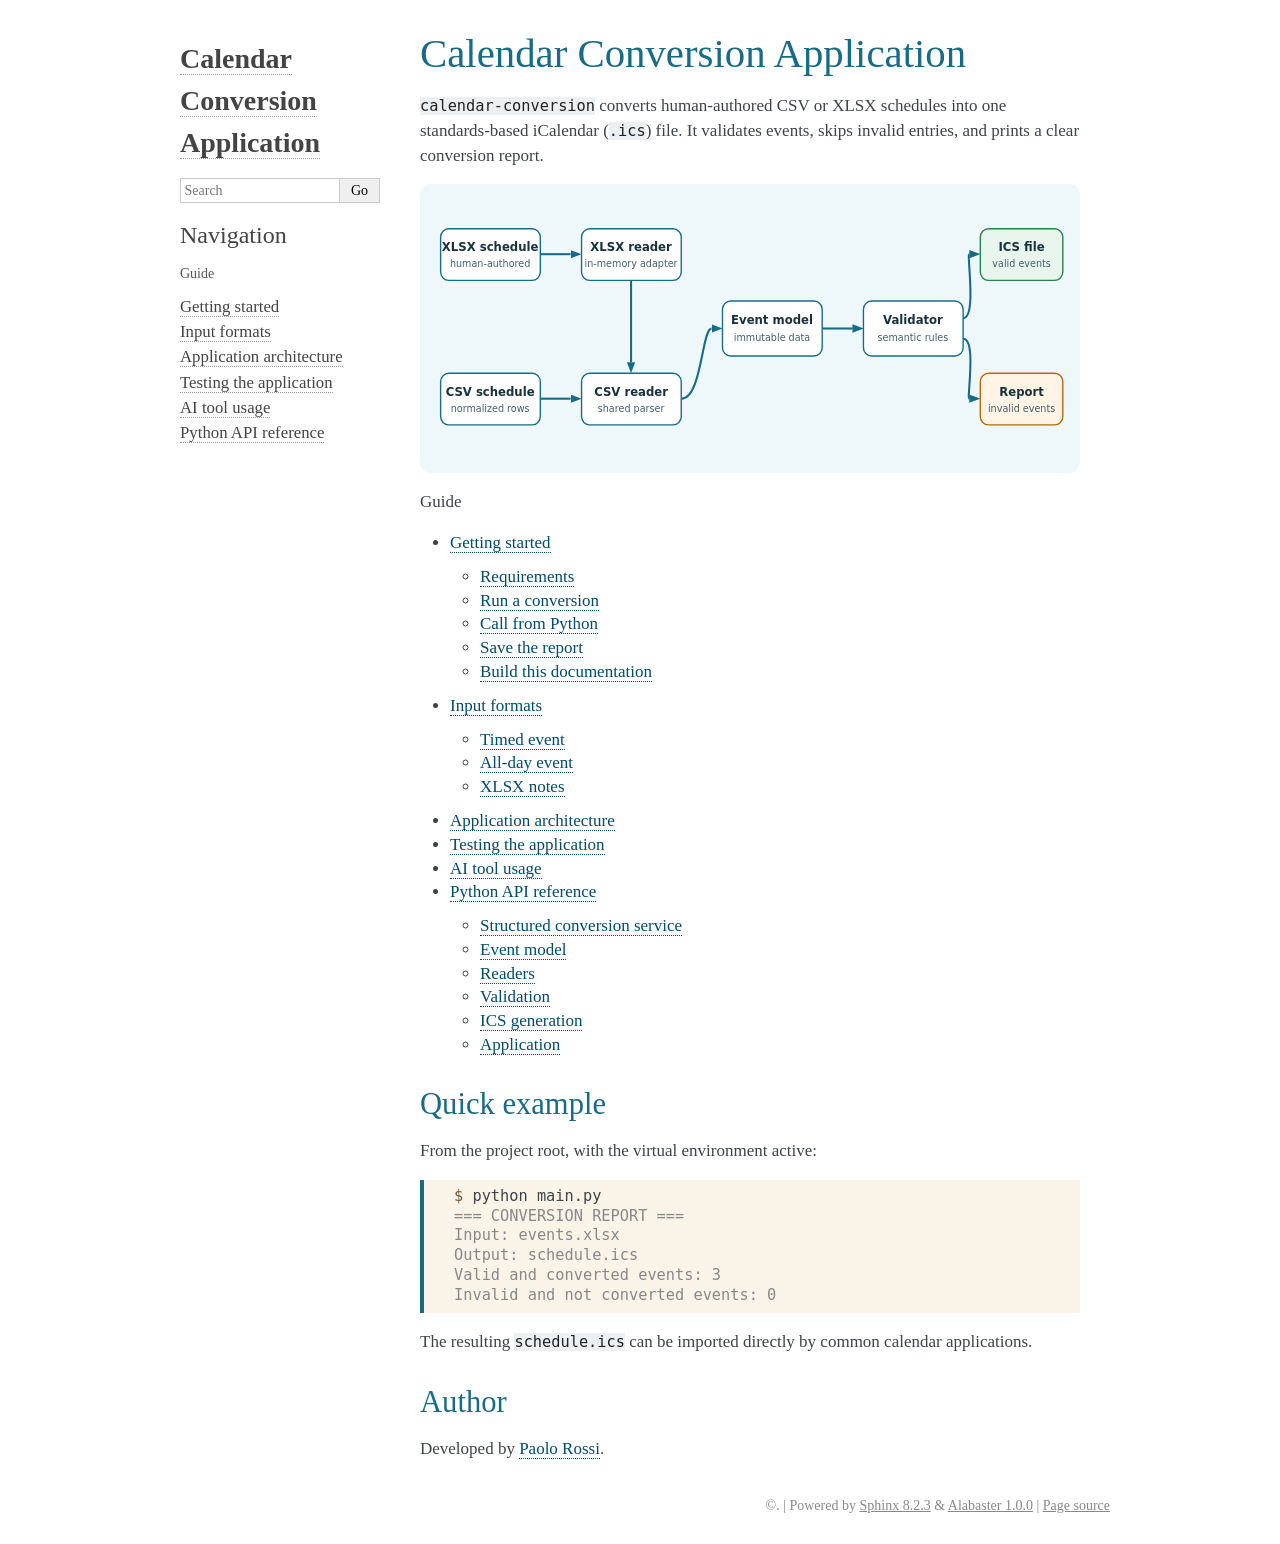
<file: docs/index.html>
<!DOCTYPE html>

<html lang="en" data-content_root="./">
  <head>
    <meta charset="utf-8" />
    <meta name="viewport" content="width=device-width, initial-scale=1.0" /><meta name="viewport" content="width=device-width, initial-scale=1" />

    <title>Calendar Conversion Application &#8212; Calendar Conversion Application documentation</title>
    <link rel="stylesheet" type="text/css" href="_static/pygments.css?v=5ecbeea2" />
    <link rel="stylesheet" type="text/css" href="_static/basic.css?v=b08954a9" />
    <link rel="stylesheet" type="text/css" href="_static/alabaster.css?v=27fed22d" />
    <link rel="stylesheet" type="text/css" href="_static/custom.css?v=a40e8749" />
    <script src="_static/documentation_options.js?v=01f34227"></script>
    <script src="_static/doctools.js?v=9bcbadda"></script>
    <script src="_static/sphinx_highlight.js?v=dc90522c"></script>
    <link rel="index" title="Index" href="genindex.html" />
    <link rel="search" title="Search" href="search.html" />
    <link rel="next" title="Getting started" href="getting-started.html" />
   
  <link rel="stylesheet" href="_static/custom.css" type="text/css" />
  

  
  

  </head><body>
  

    <div class="document">
      <div class="documentwrapper">
        <div class="bodywrapper">
          

          <div class="body" role="main">
            
  <section id="calendar-conversion-application">
<h1>Calendar Conversion Application<a class="headerlink" href="#calendar-conversion-application" title="Link to this heading">¶</a></h1>
<p><code class="docutils literal notranslate"><span class="pre">calendar-conversion</span></code> converts human-authored CSV or XLSX schedules into one
standards-based iCalendar (<code class="docutils literal notranslate"><span class="pre">.ics</span></code>) file. It validates events, skips invalid
entries, and prints a clear conversion report.</p>
<img alt="CSV and XLSX schedules pass through readers, the event model and validator before producing an ICS calendar and report." class="align-center" src="_images/architecture-v4.svg" />
<div class="toctree-wrapper compound">
<p class="caption" role="heading"><span class="caption-text">Guide</span></p>
<ul>
<li class="toctree-l1"><a class="reference internal" href="getting-started.html">Getting started</a><ul>
<li class="toctree-l2"><a class="reference internal" href="getting-started.html#requirements">Requirements</a></li>
<li class="toctree-l2"><a class="reference internal" href="getting-started.html#run-a-conversion">Run a conversion</a></li>
<li class="toctree-l2"><a class="reference internal" href="getting-started.html#call-from-python">Call from Python</a></li>
<li class="toctree-l2"><a class="reference internal" href="getting-started.html#save-the-report">Save the report</a></li>
<li class="toctree-l2"><a class="reference internal" href="getting-started.html#build-this-documentation">Build this documentation</a></li>
</ul>
</li>
<li class="toctree-l1"><a class="reference internal" href="input-format.html">Input formats</a><ul>
<li class="toctree-l2"><a class="reference internal" href="input-format.html#timed-event">Timed event</a></li>
<li class="toctree-l2"><a class="reference internal" href="input-format.html#all-day-event">All-day event</a></li>
<li class="toctree-l2"><a class="reference internal" href="input-format.html#xlsx-notes">XLSX notes</a></li>
</ul>
</li>
<li class="toctree-l1"><a class="reference internal" href="architecture.html">Application architecture</a></li>
<li class="toctree-l1"><a class="reference internal" href="testing.html">Testing the application</a></li>
<li class="toctree-l1"><a class="reference internal" href="ai-usage.html">AI tool usage</a></li>
<li class="toctree-l1"><a class="reference internal" href="api.html">Python API reference</a><ul>
<li class="toctree-l2"><a class="reference internal" href="api.html#structured-conversion-service">Structured conversion service</a></li>
<li class="toctree-l2"><a class="reference internal" href="api.html#module-calendar_conversion.event">Event model</a></li>
<li class="toctree-l2"><a class="reference internal" href="api.html#module-calendar_conversion.csv_reader">Readers</a></li>
<li class="toctree-l2"><a class="reference internal" href="api.html#module-calendar_conversion.validator">Validation</a></li>
<li class="toctree-l2"><a class="reference internal" href="api.html#module-calendar_conversion.ics_generator">ICS generation</a></li>
<li class="toctree-l2"><a class="reference internal" href="api.html#module-calendar_conversion.application">Application</a></li>
</ul>
</li>
</ul>
</div>
<section id="quick-example">
<h2>Quick example<a class="headerlink" href="#quick-example" title="Link to this heading">¶</a></h2>
<p>From the project root, with the virtual environment active:</p>
<div class="highlight-console notranslate"><div class="highlight"><pre><span></span><span class="gp">$ </span>python<span class="w"> </span>main.py
<span class="go">=== CONVERSION REPORT ===</span>
<span class="go">Input: events.xlsx</span>
<span class="go">Output: schedule.ics</span>
<span class="go">Valid and converted events: 3</span>
<span class="go">Invalid and not converted events: 0</span>
</pre></div>
</div>
<p>The resulting <code class="docutils literal notranslate"><span class="pre">schedule.ics</span></code> can be imported directly by common calendar
applications.</p>
</section>
<section id="author">
<h2>Author<a class="headerlink" href="#author" title="Link to this heading">¶</a></h2>
<p>Developed by <a class="reference external" href="https://github.com/PaoloRos">Paolo Rossi</a>.</p>
</section>
</section>


          </div>
          
        </div>
      </div>
      <div class="sphinxsidebar" role="navigation" aria-label="Main">
        <div class="sphinxsidebarwrapper">
<h1 class="logo"><a href="#">Calendar Conversion Application</a></h1>









<search id="searchbox" style="display: none" role="search">
    <div class="searchformwrapper">
    <form class="search" action="search.html" method="get">
      <input type="text" name="q" aria-labelledby="searchlabel" autocomplete="off" autocorrect="off" autocapitalize="off" spellcheck="false" placeholder="Search"/>
      <input type="submit" value="Go" />
    </form>
    </div>
</search>
<script>document.getElementById('searchbox').style.display = "block"</script><h3>Navigation</h3>
<p class="caption" role="heading"><span class="caption-text">Guide</span></p>
<ul>
<li class="toctree-l1"><a class="reference internal" href="getting-started.html">Getting started</a></li>
<li class="toctree-l1"><a class="reference internal" href="input-format.html">Input formats</a></li>
<li class="toctree-l1"><a class="reference internal" href="architecture.html">Application architecture</a></li>
<li class="toctree-l1"><a class="reference internal" href="testing.html">Testing the application</a></li>
<li class="toctree-l1"><a class="reference internal" href="ai-usage.html">AI tool usage</a></li>
<li class="toctree-l1"><a class="reference internal" href="api.html">Python API reference</a></li>
</ul>

<div class="relations">
<h3>Related Topics</h3>
<ul>
  <li><a href="#">Documentation overview</a><ul>
      <li>Next: <a href="getting-started.html" title="next chapter">Getting started</a></li>
  </ul></li>
</ul>
</div>








        </div>
      </div>
      <div class="clearer"></div>
    </div>
    <div class="footer">
      &#169;.
      
      |
      Powered by <a href="https://www.sphinx-doc.org/">Sphinx 8.2.3</a>
      &amp; <a href="https://alabaster.readthedocs.io">Alabaster 1.0.0</a>
      
      |
      <a href="_sources/index.rst.txt"
          rel="nofollow">Page source</a>
    </div>

    

    
  </body>
</html>
</file>
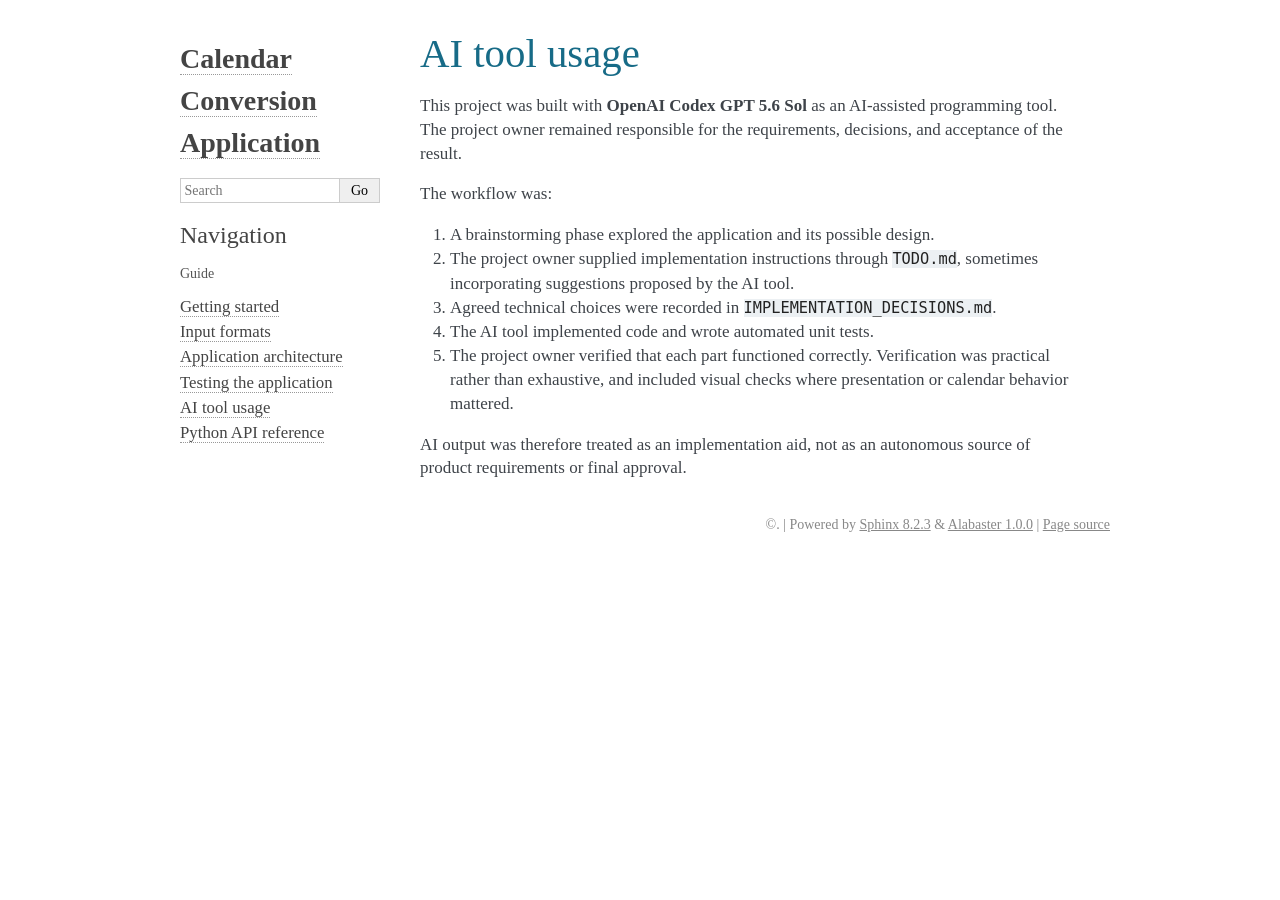
<file: docs/ai-usage.html>
<!DOCTYPE html>

<html lang="en" data-content_root="./">
  <head>
    <meta charset="utf-8" />
    <meta name="viewport" content="width=device-width, initial-scale=1.0" /><meta name="viewport" content="width=device-width, initial-scale=1" />

    <title>AI tool usage &#8212; Calendar Conversion Application documentation</title>
    <link rel="stylesheet" type="text/css" href="_static/pygments.css?v=5ecbeea2" />
    <link rel="stylesheet" type="text/css" href="_static/basic.css?v=b08954a9" />
    <link rel="stylesheet" type="text/css" href="_static/alabaster.css?v=27fed22d" />
    <link rel="stylesheet" type="text/css" href="_static/custom.css?v=a40e8749" />
    <script src="_static/documentation_options.js?v=01f34227"></script>
    <script src="_static/doctools.js?v=9bcbadda"></script>
    <script src="_static/sphinx_highlight.js?v=dc90522c"></script>
    <link rel="index" title="Index" href="genindex.html" />
    <link rel="search" title="Search" href="search.html" />
    <link rel="next" title="Python API reference" href="api.html" />
    <link rel="prev" title="Testing the application" href="testing.html" />
   
  <link rel="stylesheet" href="_static/custom.css" type="text/css" />
  

  
  

  </head><body>
  

    <div class="document">
      <div class="documentwrapper">
        <div class="bodywrapper">
          

          <div class="body" role="main">
            
  <section id="ai-tool-usage">
<h1>AI tool usage<a class="headerlink" href="#ai-tool-usage" title="Link to this heading">¶</a></h1>
<p>This project was built with <strong>OpenAI Codex GPT 5.6 Sol</strong> as an AI-assisted
programming tool. The project owner remained responsible for the requirements,
decisions, and acceptance of the result.</p>
<p>The workflow was:</p>
<ol class="arabic simple">
<li><p>A brainstorming phase explored the application and its possible design.</p></li>
<li><p>The project owner supplied implementation instructions through <code class="docutils literal notranslate"><span class="pre">TODO.md</span></code>,
sometimes incorporating suggestions proposed by the AI tool.</p></li>
<li><p>Agreed technical choices were recorded in
<code class="docutils literal notranslate"><span class="pre">IMPLEMENTATION_DECISIONS.md</span></code>.</p></li>
<li><p>The AI tool implemented code and wrote automated unit tests.</p></li>
<li><p>The project owner verified that each part functioned correctly. Verification
was practical rather than exhaustive, and included visual checks where
presentation or calendar behavior mattered.</p></li>
</ol>
<p>AI output was therefore treated as an implementation aid, not as an autonomous
source of product requirements or final approval.</p>
</section>


          </div>
          
        </div>
      </div>
      <div class="sphinxsidebar" role="navigation" aria-label="Main">
        <div class="sphinxsidebarwrapper">
<h1 class="logo"><a href="index.html">Calendar Conversion Application</a></h1>









<search id="searchbox" style="display: none" role="search">
    <div class="searchformwrapper">
    <form class="search" action="search.html" method="get">
      <input type="text" name="q" aria-labelledby="searchlabel" autocomplete="off" autocorrect="off" autocapitalize="off" spellcheck="false" placeholder="Search"/>
      <input type="submit" value="Go" />
    </form>
    </div>
</search>
<script>document.getElementById('searchbox').style.display = "block"</script><h3>Navigation</h3>
<p class="caption" role="heading"><span class="caption-text">Guide</span></p>
<ul class="current">
<li class="toctree-l1"><a class="reference internal" href="getting-started.html">Getting started</a></li>
<li class="toctree-l1"><a class="reference internal" href="input-format.html">Input formats</a></li>
<li class="toctree-l1"><a class="reference internal" href="architecture.html">Application architecture</a></li>
<li class="toctree-l1"><a class="reference internal" href="testing.html">Testing the application</a></li>
<li class="toctree-l1 current"><a class="current reference internal" href="#">AI tool usage</a></li>
<li class="toctree-l1"><a class="reference internal" href="api.html">Python API reference</a></li>
</ul>

<div class="relations">
<h3>Related Topics</h3>
<ul>
  <li><a href="index.html">Documentation overview</a><ul>
      <li>Previous: <a href="testing.html" title="previous chapter">Testing the application</a></li>
      <li>Next: <a href="api.html" title="next chapter">Python API reference</a></li>
  </ul></li>
</ul>
</div>








        </div>
      </div>
      <div class="clearer"></div>
    </div>
    <div class="footer">
      &#169;.
      
      |
      Powered by <a href="https://www.sphinx-doc.org/">Sphinx 8.2.3</a>
      &amp; <a href="https://alabaster.readthedocs.io">Alabaster 1.0.0</a>
      
      |
      <a href="_sources/ai-usage.rst.txt"
          rel="nofollow">Page source</a>
    </div>

    

    
  </body>
</html>
</file>
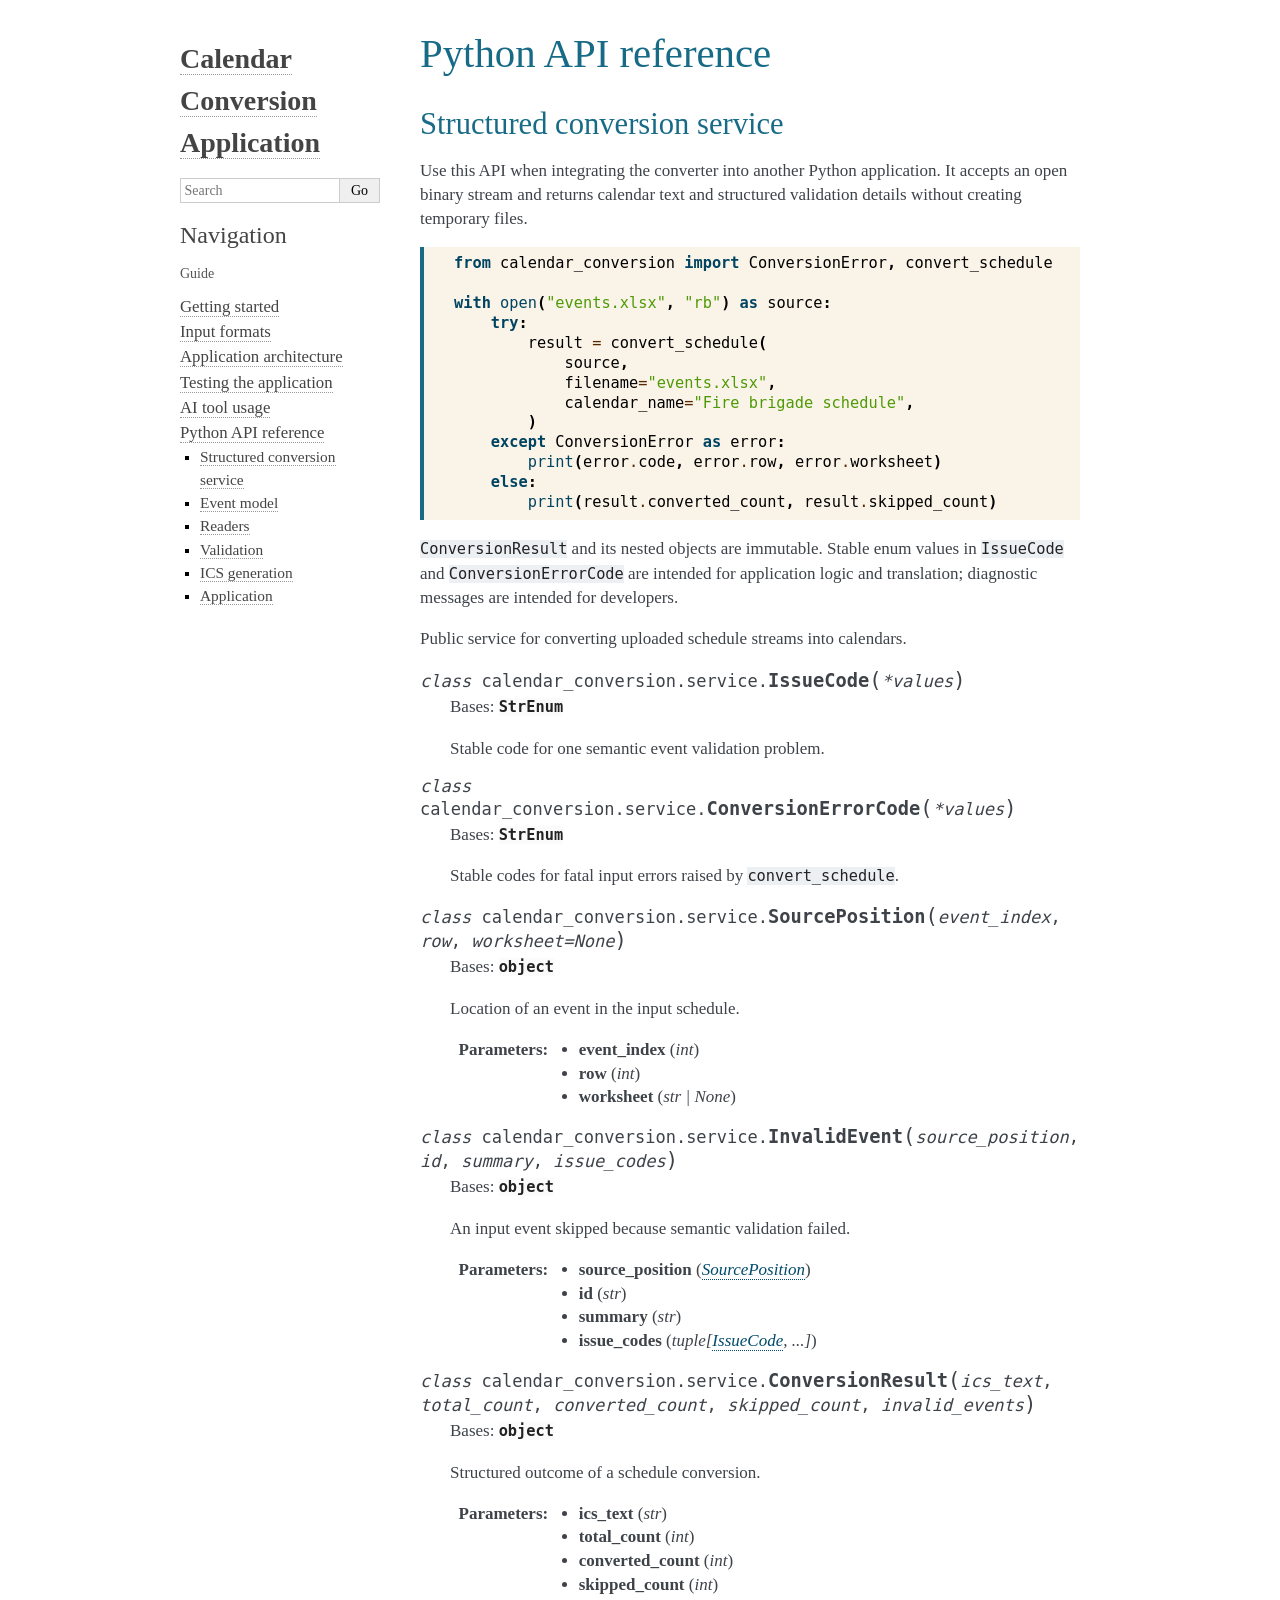
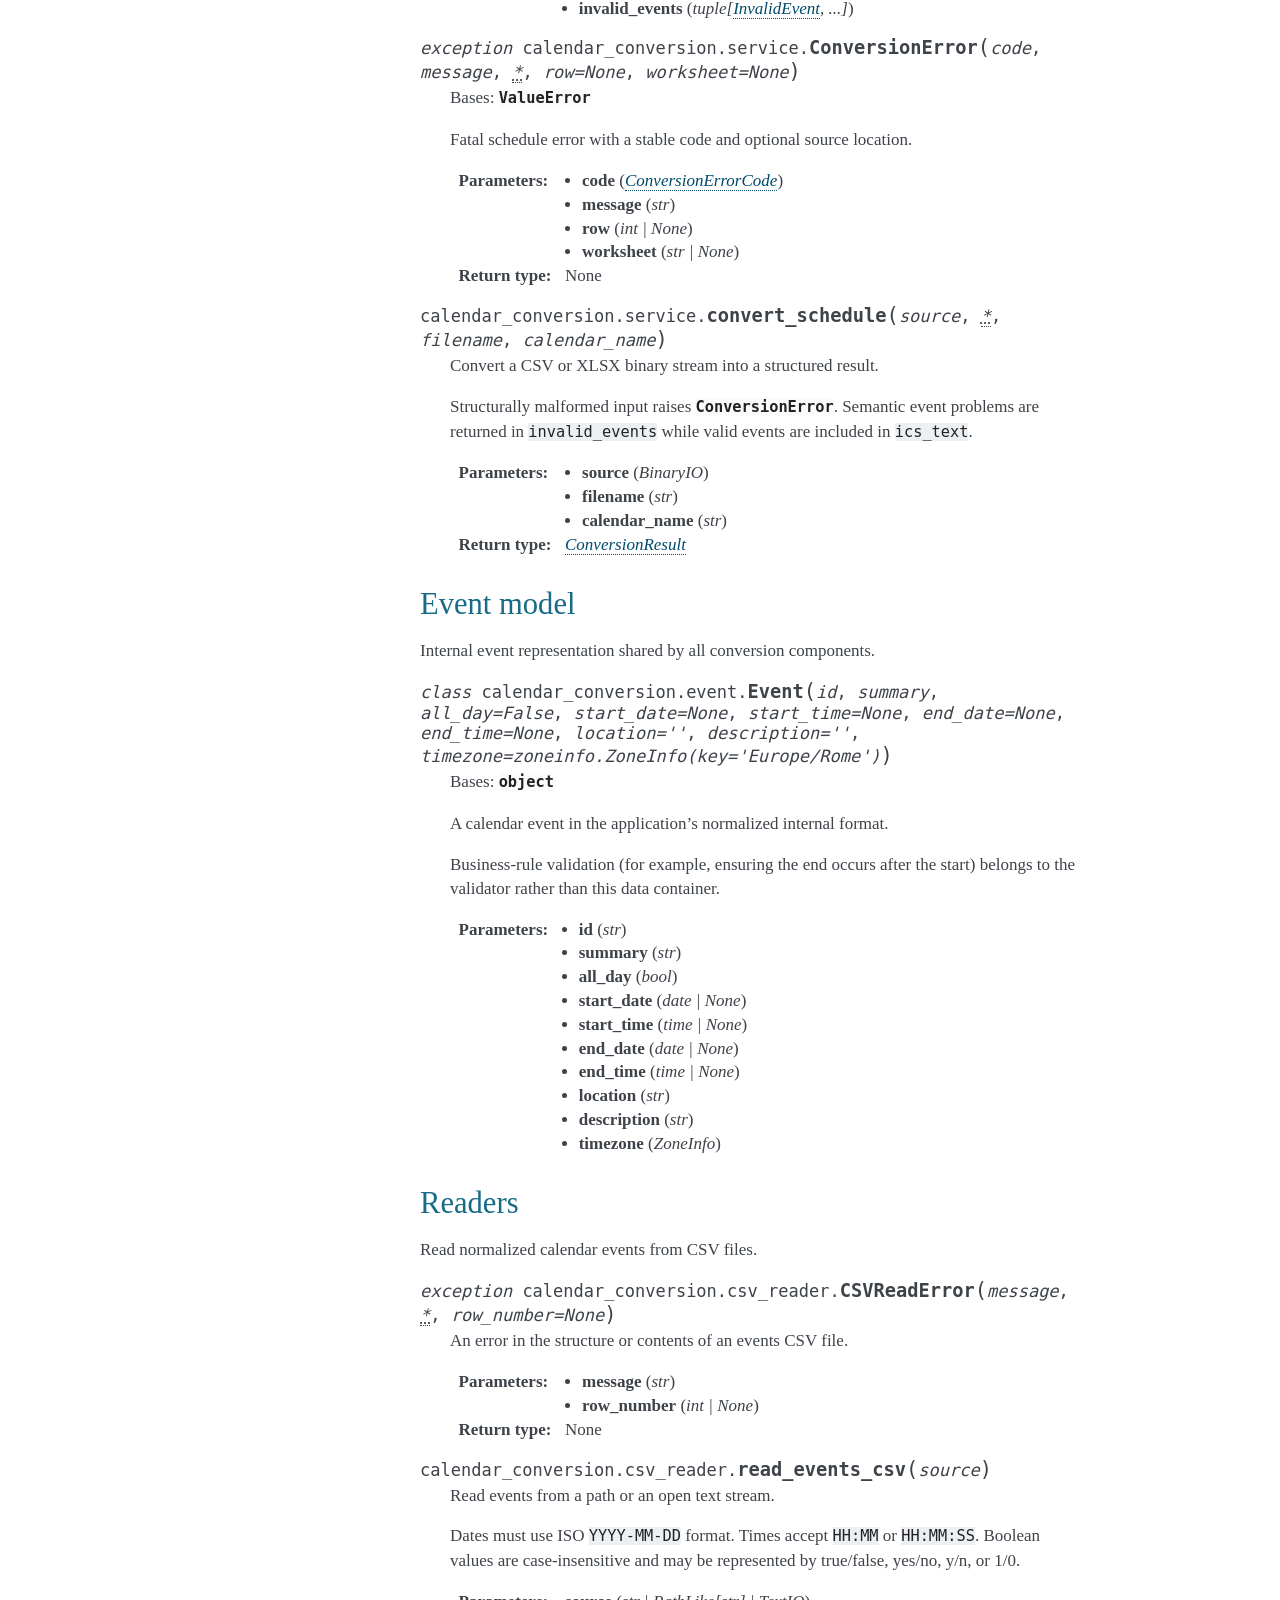
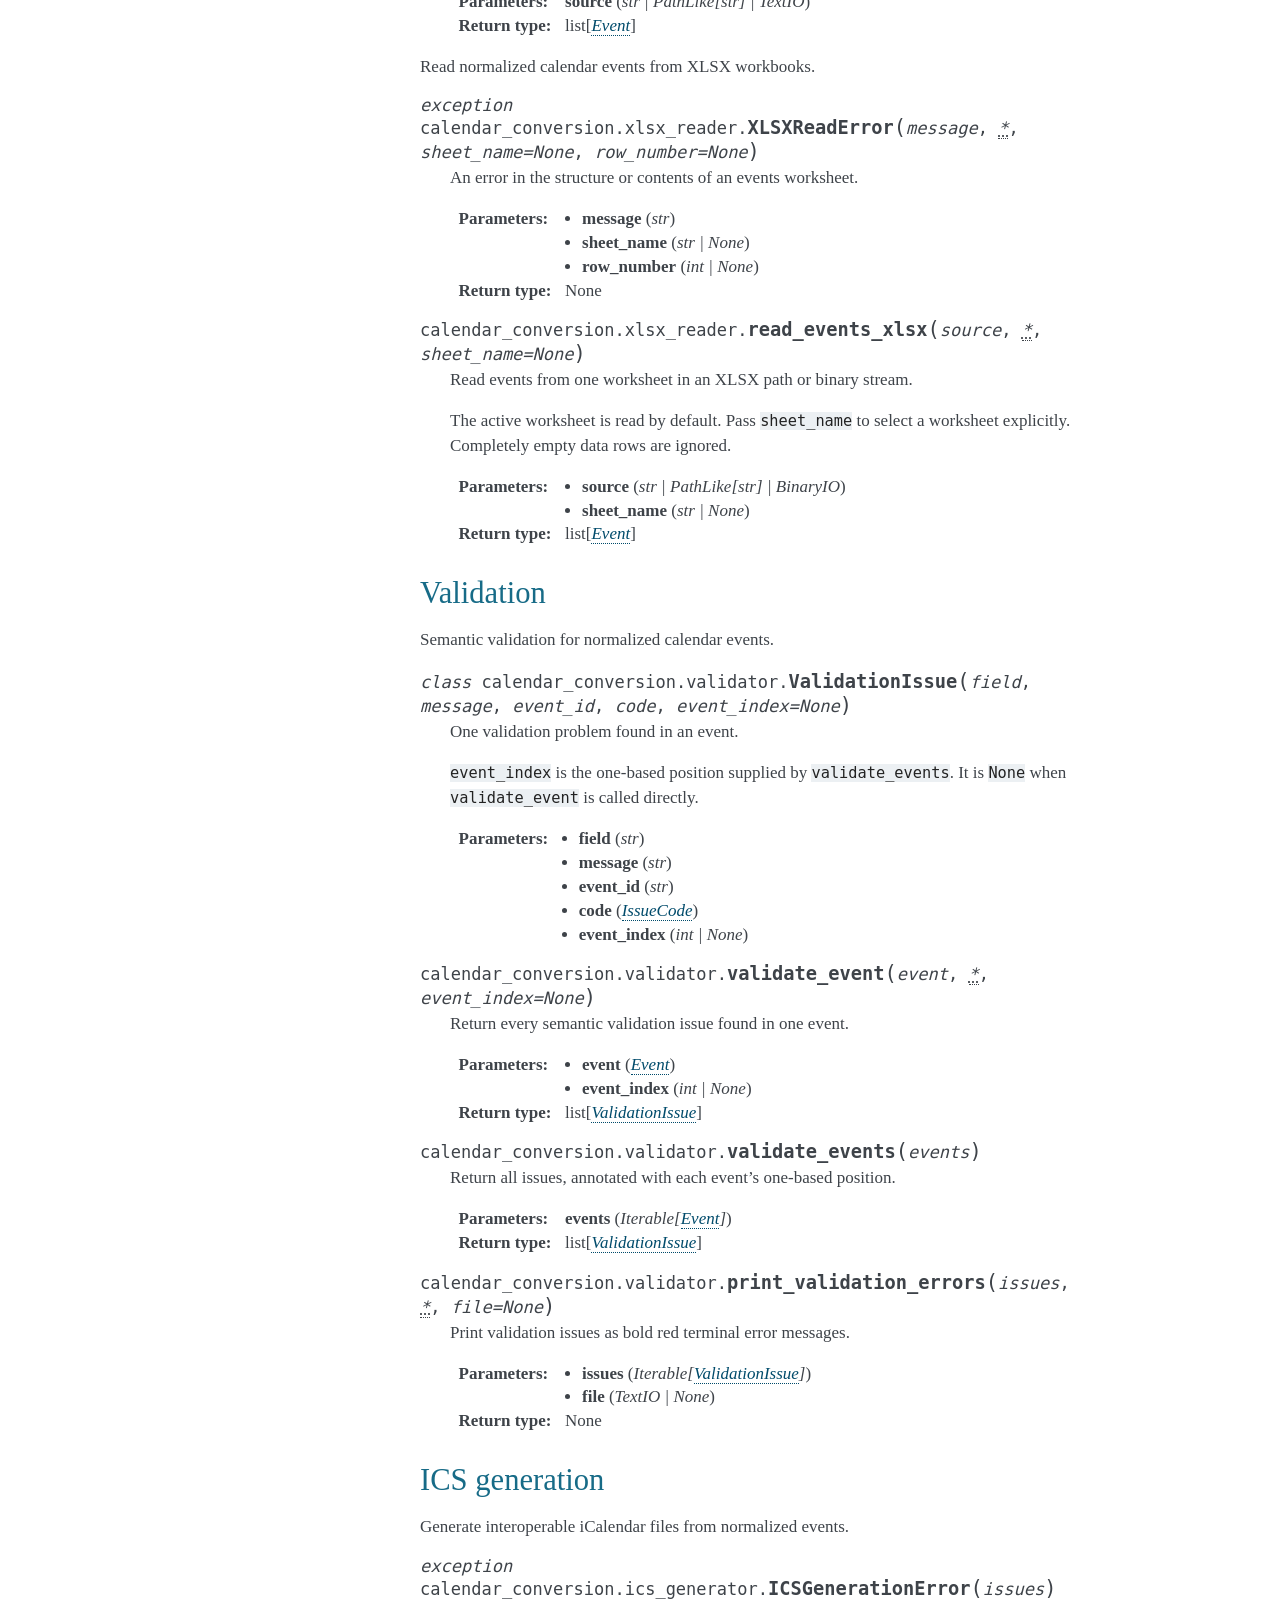
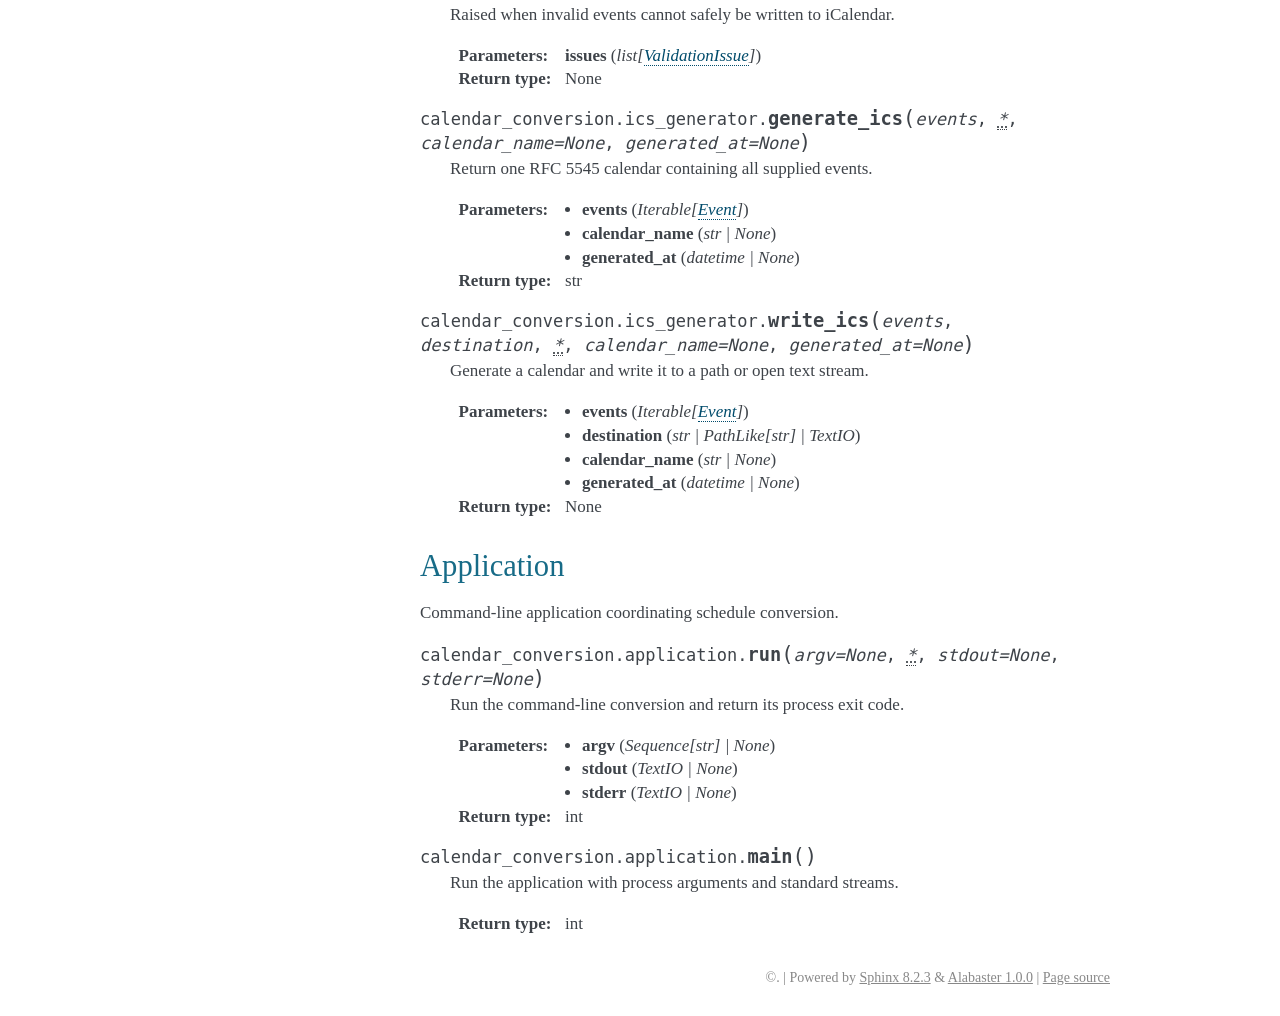
<file: docs/api.html>
<!DOCTYPE html>

<html lang="en" data-content_root="./">
  <head>
    <meta charset="utf-8" />
    <meta name="viewport" content="width=device-width, initial-scale=1.0" /><meta name="viewport" content="width=device-width, initial-scale=1" />

    <title>Python API reference &#8212; Calendar Conversion Application documentation</title>
    <link rel="stylesheet" type="text/css" href="_static/pygments.css?v=5ecbeea2" />
    <link rel="stylesheet" type="text/css" href="_static/basic.css?v=b08954a9" />
    <link rel="stylesheet" type="text/css" href="_static/alabaster.css?v=27fed22d" />
    <link rel="stylesheet" type="text/css" href="_static/custom.css?v=a40e8749" />
    <script src="_static/documentation_options.js?v=01f34227"></script>
    <script src="_static/doctools.js?v=9bcbadda"></script>
    <script src="_static/sphinx_highlight.js?v=dc90522c"></script>
    <link rel="index" title="Index" href="genindex.html" />
    <link rel="search" title="Search" href="search.html" />
    <link rel="prev" title="AI tool usage" href="ai-usage.html" />
   
  <link rel="stylesheet" href="_static/custom.css" type="text/css" />
  

  
  

  </head><body>
  

    <div class="document">
      <div class="documentwrapper">
        <div class="bodywrapper">
          

          <div class="body" role="main">
            
  <section id="python-api-reference">
<h1>Python API reference<a class="headerlink" href="#python-api-reference" title="Link to this heading">¶</a></h1>
<section id="structured-conversion-service">
<h2>Structured conversion service<a class="headerlink" href="#structured-conversion-service" title="Link to this heading">¶</a></h2>
<p>Use this API when integrating the converter into another Python application.
It accepts an open binary stream and returns calendar text and structured
validation details without creating temporary files.</p>
<div class="highlight-python notranslate"><div class="highlight"><pre><span></span><span class="kn">from</span><span class="w"> </span><span class="nn">calendar_conversion</span><span class="w"> </span><span class="kn">import</span> <span class="n">ConversionError</span><span class="p">,</span> <span class="n">convert_schedule</span>

<span class="k">with</span> <span class="nb">open</span><span class="p">(</span><span class="s2">&quot;events.xlsx&quot;</span><span class="p">,</span> <span class="s2">&quot;rb&quot;</span><span class="p">)</span> <span class="k">as</span> <span class="n">source</span><span class="p">:</span>
    <span class="k">try</span><span class="p">:</span>
        <span class="n">result</span> <span class="o">=</span> <span class="n">convert_schedule</span><span class="p">(</span>
            <span class="n">source</span><span class="p">,</span>
            <span class="n">filename</span><span class="o">=</span><span class="s2">&quot;events.xlsx&quot;</span><span class="p">,</span>
            <span class="n">calendar_name</span><span class="o">=</span><span class="s2">&quot;Fire brigade schedule&quot;</span><span class="p">,</span>
        <span class="p">)</span>
    <span class="k">except</span> <span class="n">ConversionError</span> <span class="k">as</span> <span class="n">error</span><span class="p">:</span>
        <span class="nb">print</span><span class="p">(</span><span class="n">error</span><span class="o">.</span><span class="n">code</span><span class="p">,</span> <span class="n">error</span><span class="o">.</span><span class="n">row</span><span class="p">,</span> <span class="n">error</span><span class="o">.</span><span class="n">worksheet</span><span class="p">)</span>
    <span class="k">else</span><span class="p">:</span>
        <span class="nb">print</span><span class="p">(</span><span class="n">result</span><span class="o">.</span><span class="n">converted_count</span><span class="p">,</span> <span class="n">result</span><span class="o">.</span><span class="n">skipped_count</span><span class="p">)</span>
</pre></div>
</div>
<p><code class="docutils literal notranslate"><span class="pre">ConversionResult</span></code> and its nested objects are immutable. Stable enum values
in <code class="docutils literal notranslate"><span class="pre">IssueCode</span></code> and <code class="docutils literal notranslate"><span class="pre">ConversionErrorCode</span></code> are intended for application
logic and translation; diagnostic messages are intended for developers.</p>
<p id="module-calendar_conversion.service">Public service for converting uploaded schedule streams into calendars.</p>
<dl class="py class">
<dt class="sig sig-object py" id="calendar_conversion.service.IssueCode">
<em class="property"><span class="k"><span class="pre">class</span></span><span class="w"> </span></em><span class="sig-prename descclassname"><span class="pre">calendar_conversion.service.</span></span><span class="sig-name descname"><span class="pre">IssueCode</span></span><span class="sig-paren">(</span><em class="sig-param"><span class="o"><span class="pre">*</span></span><span class="n"><span class="pre">values</span></span></em><span class="sig-paren">)</span><a class="headerlink" href="#calendar_conversion.service.IssueCode" title="Link to this definition">¶</a></dt>
<dd><p>Bases: <code class="xref py py-class docutils literal notranslate"><span class="pre">StrEnum</span></code></p>
<p>Stable code for one semantic event validation problem.</p>
</dd></dl>

<dl class="py class">
<dt class="sig sig-object py" id="calendar_conversion.service.ConversionErrorCode">
<em class="property"><span class="k"><span class="pre">class</span></span><span class="w"> </span></em><span class="sig-prename descclassname"><span class="pre">calendar_conversion.service.</span></span><span class="sig-name descname"><span class="pre">ConversionErrorCode</span></span><span class="sig-paren">(</span><em class="sig-param"><span class="o"><span class="pre">*</span></span><span class="n"><span class="pre">values</span></span></em><span class="sig-paren">)</span><a class="headerlink" href="#calendar_conversion.service.ConversionErrorCode" title="Link to this definition">¶</a></dt>
<dd><p>Bases: <code class="xref py py-class docutils literal notranslate"><span class="pre">StrEnum</span></code></p>
<p>Stable codes for fatal input errors raised by <code class="docutils literal notranslate"><span class="pre">convert_schedule</span></code>.</p>
</dd></dl>

<dl class="py class">
<dt class="sig sig-object py" id="calendar_conversion.service.SourcePosition">
<em class="property"><span class="k"><span class="pre">class</span></span><span class="w"> </span></em><span class="sig-prename descclassname"><span class="pre">calendar_conversion.service.</span></span><span class="sig-name descname"><span class="pre">SourcePosition</span></span><span class="sig-paren">(</span><em class="sig-param"><span class="n"><span class="pre">event_index</span></span></em>, <em class="sig-param"><span class="n"><span class="pre">row</span></span></em>, <em class="sig-param"><span class="n"><span class="pre">worksheet</span></span><span class="o"><span class="pre">=</span></span><span class="default_value"><span class="pre">None</span></span></em><span class="sig-paren">)</span><a class="headerlink" href="#calendar_conversion.service.SourcePosition" title="Link to this definition">¶</a></dt>
<dd><p>Bases: <code class="xref py py-class docutils literal notranslate"><span class="pre">object</span></code></p>
<p>Location of an event in the input schedule.</p>
<dl class="field-list simple">
<dt class="field-odd">Parameters<span class="colon">:</span></dt>
<dd class="field-odd"><ul class="simple">
<li><p><strong>event_index</strong> (<em>int</em>)</p></li>
<li><p><strong>row</strong> (<em>int</em>)</p></li>
<li><p><strong>worksheet</strong> (<em>str</em><em> | </em><em>None</em>)</p></li>
</ul>
</dd>
</dl>
</dd></dl>

<dl class="py class">
<dt class="sig sig-object py" id="calendar_conversion.service.InvalidEvent">
<em class="property"><span class="k"><span class="pre">class</span></span><span class="w"> </span></em><span class="sig-prename descclassname"><span class="pre">calendar_conversion.service.</span></span><span class="sig-name descname"><span class="pre">InvalidEvent</span></span><span class="sig-paren">(</span><em class="sig-param"><span class="n"><span class="pre">source_position</span></span></em>, <em class="sig-param"><span class="n"><span class="pre">id</span></span></em>, <em class="sig-param"><span class="n"><span class="pre">summary</span></span></em>, <em class="sig-param"><span class="n"><span class="pre">issue_codes</span></span></em><span class="sig-paren">)</span><a class="headerlink" href="#calendar_conversion.service.InvalidEvent" title="Link to this definition">¶</a></dt>
<dd><p>Bases: <code class="xref py py-class docutils literal notranslate"><span class="pre">object</span></code></p>
<p>An input event skipped because semantic validation failed.</p>
<dl class="field-list simple">
<dt class="field-odd">Parameters<span class="colon">:</span></dt>
<dd class="field-odd"><ul class="simple">
<li><p><strong>source_position</strong> (<a class="reference internal" href="#calendar_conversion.service.SourcePosition" title="calendar_conversion.service.SourcePosition"><em>SourcePosition</em></a>)</p></li>
<li><p><strong>id</strong> (<em>str</em>)</p></li>
<li><p><strong>summary</strong> (<em>str</em>)</p></li>
<li><p><strong>issue_codes</strong> (<em>tuple</em><em>[</em><a class="reference internal" href="#calendar_conversion.service.IssueCode" title="calendar_conversion.validator.IssueCode"><em>IssueCode</em></a><em>, </em><em>...</em><em>]</em>)</p></li>
</ul>
</dd>
</dl>
</dd></dl>

<dl class="py class">
<dt class="sig sig-object py" id="calendar_conversion.service.ConversionResult">
<em class="property"><span class="k"><span class="pre">class</span></span><span class="w"> </span></em><span class="sig-prename descclassname"><span class="pre">calendar_conversion.service.</span></span><span class="sig-name descname"><span class="pre">ConversionResult</span></span><span class="sig-paren">(</span><em class="sig-param"><span class="n"><span class="pre">ics_text</span></span></em>, <em class="sig-param"><span class="n"><span class="pre">total_count</span></span></em>, <em class="sig-param"><span class="n"><span class="pre">converted_count</span></span></em>, <em class="sig-param"><span class="n"><span class="pre">skipped_count</span></span></em>, <em class="sig-param"><span class="n"><span class="pre">invalid_events</span></span></em><span class="sig-paren">)</span><a class="headerlink" href="#calendar_conversion.service.ConversionResult" title="Link to this definition">¶</a></dt>
<dd><p>Bases: <code class="xref py py-class docutils literal notranslate"><span class="pre">object</span></code></p>
<p>Structured outcome of a schedule conversion.</p>
<dl class="field-list simple">
<dt class="field-odd">Parameters<span class="colon">:</span></dt>
<dd class="field-odd"><ul class="simple">
<li><p><strong>ics_text</strong> (<em>str</em>)</p></li>
<li><p><strong>total_count</strong> (<em>int</em>)</p></li>
<li><p><strong>converted_count</strong> (<em>int</em>)</p></li>
<li><p><strong>skipped_count</strong> (<em>int</em>)</p></li>
<li><p><strong>invalid_events</strong> (<em>tuple</em><em>[</em><a class="reference internal" href="#calendar_conversion.service.InvalidEvent" title="calendar_conversion.service.InvalidEvent"><em>InvalidEvent</em></a><em>, </em><em>...</em><em>]</em>)</p></li>
</ul>
</dd>
</dl>
</dd></dl>

<dl class="py exception">
<dt class="sig sig-object py" id="calendar_conversion.service.ConversionError">
<em class="property"><span class="k"><span class="pre">exception</span></span><span class="w"> </span></em><span class="sig-prename descclassname"><span class="pre">calendar_conversion.service.</span></span><span class="sig-name descname"><span class="pre">ConversionError</span></span><span class="sig-paren">(</span><em class="sig-param"><span class="n"><span class="pre">code</span></span></em>, <em class="sig-param"><span class="n"><span class="pre">message</span></span></em>, <em class="sig-param"><span class="keyword-only-separator o"><abbr title="Keyword-only parameters separator (PEP 3102)"><span class="pre">*</span></abbr></span></em>, <em class="sig-param"><span class="n"><span class="pre">row</span></span><span class="o"><span class="pre">=</span></span><span class="default_value"><span class="pre">None</span></span></em>, <em class="sig-param"><span class="n"><span class="pre">worksheet</span></span><span class="o"><span class="pre">=</span></span><span class="default_value"><span class="pre">None</span></span></em><span class="sig-paren">)</span><a class="headerlink" href="#calendar_conversion.service.ConversionError" title="Link to this definition">¶</a></dt>
<dd><p>Bases: <code class="xref py py-class docutils literal notranslate"><span class="pre">ValueError</span></code></p>
<p>Fatal schedule error with a stable code and optional source location.</p>
<dl class="field-list simple">
<dt class="field-odd">Parameters<span class="colon">:</span></dt>
<dd class="field-odd"><ul class="simple">
<li><p><strong>code</strong> (<a class="reference internal" href="#calendar_conversion.service.ConversionErrorCode" title="calendar_conversion.service.ConversionErrorCode"><em>ConversionErrorCode</em></a>)</p></li>
<li><p><strong>message</strong> (<em>str</em>)</p></li>
<li><p><strong>row</strong> (<em>int</em><em> | </em><em>None</em>)</p></li>
<li><p><strong>worksheet</strong> (<em>str</em><em> | </em><em>None</em>)</p></li>
</ul>
</dd>
<dt class="field-even">Return type<span class="colon">:</span></dt>
<dd class="field-even"><p>None</p>
</dd>
</dl>
</dd></dl>

<dl class="py function">
<dt class="sig sig-object py" id="calendar_conversion.service.convert_schedule">
<span class="sig-prename descclassname"><span class="pre">calendar_conversion.service.</span></span><span class="sig-name descname"><span class="pre">convert_schedule</span></span><span class="sig-paren">(</span><em class="sig-param"><span class="n"><span class="pre">source</span></span></em>, <em class="sig-param"><span class="keyword-only-separator o"><abbr title="Keyword-only parameters separator (PEP 3102)"><span class="pre">*</span></abbr></span></em>, <em class="sig-param"><span class="n"><span class="pre">filename</span></span></em>, <em class="sig-param"><span class="n"><span class="pre">calendar_name</span></span></em><span class="sig-paren">)</span><a class="headerlink" href="#calendar_conversion.service.convert_schedule" title="Link to this definition">¶</a></dt>
<dd><p>Convert a CSV or XLSX binary stream into a structured result.</p>
<p>Structurally malformed input raises <a class="reference internal" href="#calendar_conversion.service.ConversionError" title="calendar_conversion.service.ConversionError"><code class="xref py py-class docutils literal notranslate"><span class="pre">ConversionError</span></code></a>. Semantic
event problems are returned in <code class="docutils literal notranslate"><span class="pre">invalid_events</span></code> while valid events are
included in <code class="docutils literal notranslate"><span class="pre">ics_text</span></code>.</p>
<dl class="field-list simple">
<dt class="field-odd">Parameters<span class="colon">:</span></dt>
<dd class="field-odd"><ul class="simple">
<li><p><strong>source</strong> (<em>BinaryIO</em>)</p></li>
<li><p><strong>filename</strong> (<em>str</em>)</p></li>
<li><p><strong>calendar_name</strong> (<em>str</em>)</p></li>
</ul>
</dd>
<dt class="field-even">Return type<span class="colon">:</span></dt>
<dd class="field-even"><p><a class="reference internal" href="#calendar_conversion.service.ConversionResult" title="calendar_conversion.service.ConversionResult"><em>ConversionResult</em></a></p>
</dd>
</dl>
</dd></dl>

</section>
<section id="module-calendar_conversion.event">
<span id="event-model"></span><h2>Event model<a class="headerlink" href="#module-calendar_conversion.event" title="Link to this heading">¶</a></h2>
<p>Internal event representation shared by all conversion components.</p>
<dl class="py class">
<dt class="sig sig-object py" id="calendar_conversion.event.Event">
<em class="property"><span class="k"><span class="pre">class</span></span><span class="w"> </span></em><span class="sig-prename descclassname"><span class="pre">calendar_conversion.event.</span></span><span class="sig-name descname"><span class="pre">Event</span></span><span class="sig-paren">(</span><em class="sig-param"><span class="n"><span class="pre">id</span></span></em>, <em class="sig-param"><span class="n"><span class="pre">summary</span></span></em>, <em class="sig-param"><span class="n"><span class="pre">all_day</span></span><span class="o"><span class="pre">=</span></span><span class="default_value"><span class="pre">False</span></span></em>, <em class="sig-param"><span class="n"><span class="pre">start_date</span></span><span class="o"><span class="pre">=</span></span><span class="default_value"><span class="pre">None</span></span></em>, <em class="sig-param"><span class="n"><span class="pre">start_time</span></span><span class="o"><span class="pre">=</span></span><span class="default_value"><span class="pre">None</span></span></em>, <em class="sig-param"><span class="n"><span class="pre">end_date</span></span><span class="o"><span class="pre">=</span></span><span class="default_value"><span class="pre">None</span></span></em>, <em class="sig-param"><span class="n"><span class="pre">end_time</span></span><span class="o"><span class="pre">=</span></span><span class="default_value"><span class="pre">None</span></span></em>, <em class="sig-param"><span class="n"><span class="pre">location</span></span><span class="o"><span class="pre">=</span></span><span class="default_value"><span class="pre">''</span></span></em>, <em class="sig-param"><span class="n"><span class="pre">description</span></span><span class="o"><span class="pre">=</span></span><span class="default_value"><span class="pre">''</span></span></em>, <em class="sig-param"><span class="n"><span class="pre">timezone</span></span><span class="o"><span class="pre">=</span></span><span class="default_value"><span class="pre">zoneinfo.ZoneInfo(key='Europe/Rome')</span></span></em><span class="sig-paren">)</span><a class="headerlink" href="#calendar_conversion.event.Event" title="Link to this definition">¶</a></dt>
<dd><p>Bases: <code class="xref py py-class docutils literal notranslate"><span class="pre">object</span></code></p>
<p>A calendar event in the application’s normalized internal format.</p>
<p>Business-rule validation (for example, ensuring the end occurs after the
start) belongs to the validator rather than this data container.</p>
<dl class="field-list simple">
<dt class="field-odd">Parameters<span class="colon">:</span></dt>
<dd class="field-odd"><ul class="simple">
<li><p><strong>id</strong> (<em>str</em>)</p></li>
<li><p><strong>summary</strong> (<em>str</em>)</p></li>
<li><p><strong>all_day</strong> (<em>bool</em>)</p></li>
<li><p><strong>start_date</strong> (<em>date</em><em> | </em><em>None</em>)</p></li>
<li><p><strong>start_time</strong> (<em>time</em><em> | </em><em>None</em>)</p></li>
<li><p><strong>end_date</strong> (<em>date</em><em> | </em><em>None</em>)</p></li>
<li><p><strong>end_time</strong> (<em>time</em><em> | </em><em>None</em>)</p></li>
<li><p><strong>location</strong> (<em>str</em>)</p></li>
<li><p><strong>description</strong> (<em>str</em>)</p></li>
<li><p><strong>timezone</strong> (<em>ZoneInfo</em>)</p></li>
</ul>
</dd>
</dl>
</dd></dl>

</section>
<section id="module-calendar_conversion.csv_reader">
<span id="readers"></span><h2>Readers<a class="headerlink" href="#module-calendar_conversion.csv_reader" title="Link to this heading">¶</a></h2>
<p>Read normalized calendar events from CSV files.</p>
<dl class="py exception">
<dt class="sig sig-object py" id="calendar_conversion.csv_reader.CSVReadError">
<em class="property"><span class="k"><span class="pre">exception</span></span><span class="w"> </span></em><span class="sig-prename descclassname"><span class="pre">calendar_conversion.csv_reader.</span></span><span class="sig-name descname"><span class="pre">CSVReadError</span></span><span class="sig-paren">(</span><em class="sig-param"><span class="n"><span class="pre">message</span></span></em>, <em class="sig-param"><span class="keyword-only-separator o"><abbr title="Keyword-only parameters separator (PEP 3102)"><span class="pre">*</span></abbr></span></em>, <em class="sig-param"><span class="n"><span class="pre">row_number</span></span><span class="o"><span class="pre">=</span></span><span class="default_value"><span class="pre">None</span></span></em><span class="sig-paren">)</span><a class="headerlink" href="#calendar_conversion.csv_reader.CSVReadError" title="Link to this definition">¶</a></dt>
<dd><p>An error in the structure or contents of an events CSV file.</p>
<dl class="field-list simple">
<dt class="field-odd">Parameters<span class="colon">:</span></dt>
<dd class="field-odd"><ul class="simple">
<li><p><strong>message</strong> (<em>str</em>)</p></li>
<li><p><strong>row_number</strong> (<em>int</em><em> | </em><em>None</em>)</p></li>
</ul>
</dd>
<dt class="field-even">Return type<span class="colon">:</span></dt>
<dd class="field-even"><p>None</p>
</dd>
</dl>
</dd></dl>

<dl class="py function">
<dt class="sig sig-object py" id="calendar_conversion.csv_reader.read_events_csv">
<span class="sig-prename descclassname"><span class="pre">calendar_conversion.csv_reader.</span></span><span class="sig-name descname"><span class="pre">read_events_csv</span></span><span class="sig-paren">(</span><em class="sig-param"><span class="n"><span class="pre">source</span></span></em><span class="sig-paren">)</span><a class="headerlink" href="#calendar_conversion.csv_reader.read_events_csv" title="Link to this definition">¶</a></dt>
<dd><p>Read events from a path or an open text stream.</p>
<p>Dates must use ISO <code class="docutils literal notranslate"><span class="pre">YYYY-MM-DD</span></code> format. Times accept <code class="docutils literal notranslate"><span class="pre">HH:MM</span></code> or
<code class="docutils literal notranslate"><span class="pre">HH:MM:SS</span></code>. Boolean values are case-insensitive and may be represented
by true/false, yes/no, y/n, or 1/0.</p>
<dl class="field-list simple">
<dt class="field-odd">Parameters<span class="colon">:</span></dt>
<dd class="field-odd"><p><strong>source</strong> (<em>str</em><em> | </em><em>PathLike</em><em>[</em><em>str</em><em>] </em><em>| </em><em>TextIO</em>)</p>
</dd>
<dt class="field-even">Return type<span class="colon">:</span></dt>
<dd class="field-even"><p>list[<a class="reference internal" href="#calendar_conversion.event.Event" title="calendar_conversion.event.Event"><em>Event</em></a>]</p>
</dd>
</dl>
</dd></dl>

<p id="module-calendar_conversion.xlsx_reader">Read normalized calendar events from XLSX workbooks.</p>
<dl class="py exception">
<dt class="sig sig-object py" id="calendar_conversion.xlsx_reader.XLSXReadError">
<em class="property"><span class="k"><span class="pre">exception</span></span><span class="w"> </span></em><span class="sig-prename descclassname"><span class="pre">calendar_conversion.xlsx_reader.</span></span><span class="sig-name descname"><span class="pre">XLSXReadError</span></span><span class="sig-paren">(</span><em class="sig-param"><span class="n"><span class="pre">message</span></span></em>, <em class="sig-param"><span class="keyword-only-separator o"><abbr title="Keyword-only parameters separator (PEP 3102)"><span class="pre">*</span></abbr></span></em>, <em class="sig-param"><span class="n"><span class="pre">sheet_name</span></span><span class="o"><span class="pre">=</span></span><span class="default_value"><span class="pre">None</span></span></em>, <em class="sig-param"><span class="n"><span class="pre">row_number</span></span><span class="o"><span class="pre">=</span></span><span class="default_value"><span class="pre">None</span></span></em><span class="sig-paren">)</span><a class="headerlink" href="#calendar_conversion.xlsx_reader.XLSXReadError" title="Link to this definition">¶</a></dt>
<dd><p>An error in the structure or contents of an events worksheet.</p>
<dl class="field-list simple">
<dt class="field-odd">Parameters<span class="colon">:</span></dt>
<dd class="field-odd"><ul class="simple">
<li><p><strong>message</strong> (<em>str</em>)</p></li>
<li><p><strong>sheet_name</strong> (<em>str</em><em> | </em><em>None</em>)</p></li>
<li><p><strong>row_number</strong> (<em>int</em><em> | </em><em>None</em>)</p></li>
</ul>
</dd>
<dt class="field-even">Return type<span class="colon">:</span></dt>
<dd class="field-even"><p>None</p>
</dd>
</dl>
</dd></dl>

<dl class="py function">
<dt class="sig sig-object py" id="calendar_conversion.xlsx_reader.read_events_xlsx">
<span class="sig-prename descclassname"><span class="pre">calendar_conversion.xlsx_reader.</span></span><span class="sig-name descname"><span class="pre">read_events_xlsx</span></span><span class="sig-paren">(</span><em class="sig-param"><span class="n"><span class="pre">source</span></span></em>, <em class="sig-param"><span class="keyword-only-separator o"><abbr title="Keyword-only parameters separator (PEP 3102)"><span class="pre">*</span></abbr></span></em>, <em class="sig-param"><span class="n"><span class="pre">sheet_name</span></span><span class="o"><span class="pre">=</span></span><span class="default_value"><span class="pre">None</span></span></em><span class="sig-paren">)</span><a class="headerlink" href="#calendar_conversion.xlsx_reader.read_events_xlsx" title="Link to this definition">¶</a></dt>
<dd><p>Read events from one worksheet in an XLSX path or binary stream.</p>
<p>The active worksheet is read by default. Pass <code class="docutils literal notranslate"><span class="pre">sheet_name</span></code> to select a
worksheet explicitly. Completely empty data rows are ignored.</p>
<dl class="field-list simple">
<dt class="field-odd">Parameters<span class="colon">:</span></dt>
<dd class="field-odd"><ul class="simple">
<li><p><strong>source</strong> (<em>str</em><em> | </em><em>PathLike</em><em>[</em><em>str</em><em>] </em><em>| </em><em>BinaryIO</em>)</p></li>
<li><p><strong>sheet_name</strong> (<em>str</em><em> | </em><em>None</em>)</p></li>
</ul>
</dd>
<dt class="field-even">Return type<span class="colon">:</span></dt>
<dd class="field-even"><p>list[<a class="reference internal" href="#calendar_conversion.event.Event" title="calendar_conversion.event.Event"><em>Event</em></a>]</p>
</dd>
</dl>
</dd></dl>

</section>
<section id="module-calendar_conversion.validator">
<span id="validation"></span><h2>Validation<a class="headerlink" href="#module-calendar_conversion.validator" title="Link to this heading">¶</a></h2>
<p>Semantic validation for normalized calendar events.</p>
<dl class="py class">
<dt class="sig sig-object py" id="calendar_conversion.validator.ValidationIssue">
<em class="property"><span class="k"><span class="pre">class</span></span><span class="w"> </span></em><span class="sig-prename descclassname"><span class="pre">calendar_conversion.validator.</span></span><span class="sig-name descname"><span class="pre">ValidationIssue</span></span><span class="sig-paren">(</span><em class="sig-param"><span class="n"><span class="pre">field</span></span></em>, <em class="sig-param"><span class="n"><span class="pre">message</span></span></em>, <em class="sig-param"><span class="n"><span class="pre">event_id</span></span></em>, <em class="sig-param"><span class="n"><span class="pre">code</span></span></em>, <em class="sig-param"><span class="n"><span class="pre">event_index</span></span><span class="o"><span class="pre">=</span></span><span class="default_value"><span class="pre">None</span></span></em><span class="sig-paren">)</span><a class="headerlink" href="#calendar_conversion.validator.ValidationIssue" title="Link to this definition">¶</a></dt>
<dd><p>One validation problem found in an event.</p>
<p><code class="docutils literal notranslate"><span class="pre">event_index</span></code> is the one-based position supplied by <code class="docutils literal notranslate"><span class="pre">validate_events</span></code>.
It is <code class="docutils literal notranslate"><span class="pre">None</span></code> when <code class="docutils literal notranslate"><span class="pre">validate_event</span></code> is called directly.</p>
<dl class="field-list simple">
<dt class="field-odd">Parameters<span class="colon">:</span></dt>
<dd class="field-odd"><ul class="simple">
<li><p><strong>field</strong> (<em>str</em>)</p></li>
<li><p><strong>message</strong> (<em>str</em>)</p></li>
<li><p><strong>event_id</strong> (<em>str</em>)</p></li>
<li><p><strong>code</strong> (<a class="reference internal" href="#calendar_conversion.service.IssueCode" title="calendar_conversion.validator.IssueCode"><em>IssueCode</em></a>)</p></li>
<li><p><strong>event_index</strong> (<em>int</em><em> | </em><em>None</em>)</p></li>
</ul>
</dd>
</dl>
</dd></dl>

<dl class="py function">
<dt class="sig sig-object py" id="calendar_conversion.validator.validate_event">
<span class="sig-prename descclassname"><span class="pre">calendar_conversion.validator.</span></span><span class="sig-name descname"><span class="pre">validate_event</span></span><span class="sig-paren">(</span><em class="sig-param"><span class="n"><span class="pre">event</span></span></em>, <em class="sig-param"><span class="keyword-only-separator o"><abbr title="Keyword-only parameters separator (PEP 3102)"><span class="pre">*</span></abbr></span></em>, <em class="sig-param"><span class="n"><span class="pre">event_index</span></span><span class="o"><span class="pre">=</span></span><span class="default_value"><span class="pre">None</span></span></em><span class="sig-paren">)</span><a class="headerlink" href="#calendar_conversion.validator.validate_event" title="Link to this definition">¶</a></dt>
<dd><p>Return every semantic validation issue found in one event.</p>
<dl class="field-list simple">
<dt class="field-odd">Parameters<span class="colon">:</span></dt>
<dd class="field-odd"><ul class="simple">
<li><p><strong>event</strong> (<a class="reference internal" href="#calendar_conversion.event.Event" title="calendar_conversion.event.Event"><em>Event</em></a>)</p></li>
<li><p><strong>event_index</strong> (<em>int</em><em> | </em><em>None</em>)</p></li>
</ul>
</dd>
<dt class="field-even">Return type<span class="colon">:</span></dt>
<dd class="field-even"><p>list[<a class="reference internal" href="#calendar_conversion.validator.ValidationIssue" title="calendar_conversion.validator.ValidationIssue"><em>ValidationIssue</em></a>]</p>
</dd>
</dl>
</dd></dl>

<dl class="py function">
<dt class="sig sig-object py" id="calendar_conversion.validator.validate_events">
<span class="sig-prename descclassname"><span class="pre">calendar_conversion.validator.</span></span><span class="sig-name descname"><span class="pre">validate_events</span></span><span class="sig-paren">(</span><em class="sig-param"><span class="n"><span class="pre">events</span></span></em><span class="sig-paren">)</span><a class="headerlink" href="#calendar_conversion.validator.validate_events" title="Link to this definition">¶</a></dt>
<dd><p>Return all issues, annotated with each event’s one-based position.</p>
<dl class="field-list simple">
<dt class="field-odd">Parameters<span class="colon">:</span></dt>
<dd class="field-odd"><p><strong>events</strong> (<em>Iterable</em><em>[</em><a class="reference internal" href="#calendar_conversion.event.Event" title="calendar_conversion.event.Event"><em>Event</em></a><em>]</em>)</p>
</dd>
<dt class="field-even">Return type<span class="colon">:</span></dt>
<dd class="field-even"><p>list[<a class="reference internal" href="#calendar_conversion.validator.ValidationIssue" title="calendar_conversion.validator.ValidationIssue"><em>ValidationIssue</em></a>]</p>
</dd>
</dl>
</dd></dl>

<dl class="py function">
<dt class="sig sig-object py" id="calendar_conversion.validator.print_validation_errors">
<span class="sig-prename descclassname"><span class="pre">calendar_conversion.validator.</span></span><span class="sig-name descname"><span class="pre">print_validation_errors</span></span><span class="sig-paren">(</span><em class="sig-param"><span class="n"><span class="pre">issues</span></span></em>, <em class="sig-param"><span class="keyword-only-separator o"><abbr title="Keyword-only parameters separator (PEP 3102)"><span class="pre">*</span></abbr></span></em>, <em class="sig-param"><span class="n"><span class="pre">file</span></span><span class="o"><span class="pre">=</span></span><span class="default_value"><span class="pre">None</span></span></em><span class="sig-paren">)</span><a class="headerlink" href="#calendar_conversion.validator.print_validation_errors" title="Link to this definition">¶</a></dt>
<dd><p>Print validation issues as bold red terminal error messages.</p>
<dl class="field-list simple">
<dt class="field-odd">Parameters<span class="colon">:</span></dt>
<dd class="field-odd"><ul class="simple">
<li><p><strong>issues</strong> (<em>Iterable</em><em>[</em><a class="reference internal" href="#calendar_conversion.validator.ValidationIssue" title="calendar_conversion.validator.ValidationIssue"><em>ValidationIssue</em></a><em>]</em>)</p></li>
<li><p><strong>file</strong> (<em>TextIO</em><em> | </em><em>None</em>)</p></li>
</ul>
</dd>
<dt class="field-even">Return type<span class="colon">:</span></dt>
<dd class="field-even"><p>None</p>
</dd>
</dl>
</dd></dl>

</section>
<section id="module-calendar_conversion.ics_generator">
<span id="ics-generation"></span><h2>ICS generation<a class="headerlink" href="#module-calendar_conversion.ics_generator" title="Link to this heading">¶</a></h2>
<p>Generate interoperable iCalendar files from normalized events.</p>
<dl class="py exception">
<dt class="sig sig-object py" id="calendar_conversion.ics_generator.ICSGenerationError">
<em class="property"><span class="k"><span class="pre">exception</span></span><span class="w"> </span></em><span class="sig-prename descclassname"><span class="pre">calendar_conversion.ics_generator.</span></span><span class="sig-name descname"><span class="pre">ICSGenerationError</span></span><span class="sig-paren">(</span><em class="sig-param"><span class="n"><span class="pre">issues</span></span></em><span class="sig-paren">)</span><a class="headerlink" href="#calendar_conversion.ics_generator.ICSGenerationError" title="Link to this definition">¶</a></dt>
<dd><p>Raised when invalid events cannot safely be written to iCalendar.</p>
<dl class="field-list simple">
<dt class="field-odd">Parameters<span class="colon">:</span></dt>
<dd class="field-odd"><p><strong>issues</strong> (<em>list</em><em>[</em><a class="reference internal" href="#calendar_conversion.validator.ValidationIssue" title="calendar_conversion.validator.ValidationIssue"><em>ValidationIssue</em></a><em>]</em>)</p>
</dd>
<dt class="field-even">Return type<span class="colon">:</span></dt>
<dd class="field-even"><p>None</p>
</dd>
</dl>
</dd></dl>

<dl class="py function">
<dt class="sig sig-object py" id="calendar_conversion.ics_generator.generate_ics">
<span class="sig-prename descclassname"><span class="pre">calendar_conversion.ics_generator.</span></span><span class="sig-name descname"><span class="pre">generate_ics</span></span><span class="sig-paren">(</span><em class="sig-param"><span class="n"><span class="pre">events</span></span></em>, <em class="sig-param"><span class="keyword-only-separator o"><abbr title="Keyword-only parameters separator (PEP 3102)"><span class="pre">*</span></abbr></span></em>, <em class="sig-param"><span class="n"><span class="pre">calendar_name</span></span><span class="o"><span class="pre">=</span></span><span class="default_value"><span class="pre">None</span></span></em>, <em class="sig-param"><span class="n"><span class="pre">generated_at</span></span><span class="o"><span class="pre">=</span></span><span class="default_value"><span class="pre">None</span></span></em><span class="sig-paren">)</span><a class="headerlink" href="#calendar_conversion.ics_generator.generate_ics" title="Link to this definition">¶</a></dt>
<dd><p>Return one RFC 5545 calendar containing all supplied events.</p>
<dl class="field-list simple">
<dt class="field-odd">Parameters<span class="colon">:</span></dt>
<dd class="field-odd"><ul class="simple">
<li><p><strong>events</strong> (<em>Iterable</em><em>[</em><a class="reference internal" href="#calendar_conversion.event.Event" title="calendar_conversion.event.Event"><em>Event</em></a><em>]</em>)</p></li>
<li><p><strong>calendar_name</strong> (<em>str</em><em> | </em><em>None</em>)</p></li>
<li><p><strong>generated_at</strong> (<em>datetime</em><em> | </em><em>None</em>)</p></li>
</ul>
</dd>
<dt class="field-even">Return type<span class="colon">:</span></dt>
<dd class="field-even"><p>str</p>
</dd>
</dl>
</dd></dl>

<dl class="py function">
<dt class="sig sig-object py" id="calendar_conversion.ics_generator.write_ics">
<span class="sig-prename descclassname"><span class="pre">calendar_conversion.ics_generator.</span></span><span class="sig-name descname"><span class="pre">write_ics</span></span><span class="sig-paren">(</span><em class="sig-param"><span class="n"><span class="pre">events</span></span></em>, <em class="sig-param"><span class="n"><span class="pre">destination</span></span></em>, <em class="sig-param"><span class="keyword-only-separator o"><abbr title="Keyword-only parameters separator (PEP 3102)"><span class="pre">*</span></abbr></span></em>, <em class="sig-param"><span class="n"><span class="pre">calendar_name</span></span><span class="o"><span class="pre">=</span></span><span class="default_value"><span class="pre">None</span></span></em>, <em class="sig-param"><span class="n"><span class="pre">generated_at</span></span><span class="o"><span class="pre">=</span></span><span class="default_value"><span class="pre">None</span></span></em><span class="sig-paren">)</span><a class="headerlink" href="#calendar_conversion.ics_generator.write_ics" title="Link to this definition">¶</a></dt>
<dd><p>Generate a calendar and write it to a path or open text stream.</p>
<dl class="field-list simple">
<dt class="field-odd">Parameters<span class="colon">:</span></dt>
<dd class="field-odd"><ul class="simple">
<li><p><strong>events</strong> (<em>Iterable</em><em>[</em><a class="reference internal" href="#calendar_conversion.event.Event" title="calendar_conversion.event.Event"><em>Event</em></a><em>]</em>)</p></li>
<li><p><strong>destination</strong> (<em>str</em><em> | </em><em>PathLike</em><em>[</em><em>str</em><em>] </em><em>| </em><em>TextIO</em>)</p></li>
<li><p><strong>calendar_name</strong> (<em>str</em><em> | </em><em>None</em>)</p></li>
<li><p><strong>generated_at</strong> (<em>datetime</em><em> | </em><em>None</em>)</p></li>
</ul>
</dd>
<dt class="field-even">Return type<span class="colon">:</span></dt>
<dd class="field-even"><p>None</p>
</dd>
</dl>
</dd></dl>

</section>
<section id="module-calendar_conversion.application">
<span id="application"></span><h2>Application<a class="headerlink" href="#module-calendar_conversion.application" title="Link to this heading">¶</a></h2>
<p>Command-line application coordinating schedule conversion.</p>
<dl class="py function">
<dt class="sig sig-object py" id="calendar_conversion.application.run">
<span class="sig-prename descclassname"><span class="pre">calendar_conversion.application.</span></span><span class="sig-name descname"><span class="pre">run</span></span><span class="sig-paren">(</span><em class="sig-param"><span class="n"><span class="pre">argv</span></span><span class="o"><span class="pre">=</span></span><span class="default_value"><span class="pre">None</span></span></em>, <em class="sig-param"><span class="keyword-only-separator o"><abbr title="Keyword-only parameters separator (PEP 3102)"><span class="pre">*</span></abbr></span></em>, <em class="sig-param"><span class="n"><span class="pre">stdout</span></span><span class="o"><span class="pre">=</span></span><span class="default_value"><span class="pre">None</span></span></em>, <em class="sig-param"><span class="n"><span class="pre">stderr</span></span><span class="o"><span class="pre">=</span></span><span class="default_value"><span class="pre">None</span></span></em><span class="sig-paren">)</span><a class="headerlink" href="#calendar_conversion.application.run" title="Link to this definition">¶</a></dt>
<dd><p>Run the command-line conversion and return its process exit code.</p>
<dl class="field-list simple">
<dt class="field-odd">Parameters<span class="colon">:</span></dt>
<dd class="field-odd"><ul class="simple">
<li><p><strong>argv</strong> (<em>Sequence</em><em>[</em><em>str</em><em>] </em><em>| </em><em>None</em>)</p></li>
<li><p><strong>stdout</strong> (<em>TextIO</em><em> | </em><em>None</em>)</p></li>
<li><p><strong>stderr</strong> (<em>TextIO</em><em> | </em><em>None</em>)</p></li>
</ul>
</dd>
<dt class="field-even">Return type<span class="colon">:</span></dt>
<dd class="field-even"><p>int</p>
</dd>
</dl>
</dd></dl>

<dl class="py function">
<dt class="sig sig-object py" id="calendar_conversion.application.main">
<span class="sig-prename descclassname"><span class="pre">calendar_conversion.application.</span></span><span class="sig-name descname"><span class="pre">main</span></span><span class="sig-paren">(</span><span class="sig-paren">)</span><a class="headerlink" href="#calendar_conversion.application.main" title="Link to this definition">¶</a></dt>
<dd><p>Run the application with process arguments and standard streams.</p>
<dl class="field-list simple">
<dt class="field-odd">Return type<span class="colon">:</span></dt>
<dd class="field-odd"><p>int</p>
</dd>
</dl>
</dd></dl>

</section>
</section>


          </div>
          
        </div>
      </div>
      <div class="sphinxsidebar" role="navigation" aria-label="Main">
        <div class="sphinxsidebarwrapper">
<h1 class="logo"><a href="index.html">Calendar Conversion Application</a></h1>









<search id="searchbox" style="display: none" role="search">
    <div class="searchformwrapper">
    <form class="search" action="search.html" method="get">
      <input type="text" name="q" aria-labelledby="searchlabel" autocomplete="off" autocorrect="off" autocapitalize="off" spellcheck="false" placeholder="Search"/>
      <input type="submit" value="Go" />
    </form>
    </div>
</search>
<script>document.getElementById('searchbox').style.display = "block"</script><h3>Navigation</h3>
<p class="caption" role="heading"><span class="caption-text">Guide</span></p>
<ul class="current">
<li class="toctree-l1"><a class="reference internal" href="getting-started.html">Getting started</a></li>
<li class="toctree-l1"><a class="reference internal" href="input-format.html">Input formats</a></li>
<li class="toctree-l1"><a class="reference internal" href="architecture.html">Application architecture</a></li>
<li class="toctree-l1"><a class="reference internal" href="testing.html">Testing the application</a></li>
<li class="toctree-l1"><a class="reference internal" href="ai-usage.html">AI tool usage</a></li>
<li class="toctree-l1 current"><a class="current reference internal" href="#">Python API reference</a><ul>
<li class="toctree-l2"><a class="reference internal" href="#structured-conversion-service">Structured conversion service</a></li>
<li class="toctree-l2"><a class="reference internal" href="#module-calendar_conversion.event">Event model</a></li>
<li class="toctree-l2"><a class="reference internal" href="#module-calendar_conversion.csv_reader">Readers</a></li>
<li class="toctree-l2"><a class="reference internal" href="#module-calendar_conversion.validator">Validation</a></li>
<li class="toctree-l2"><a class="reference internal" href="#module-calendar_conversion.ics_generator">ICS generation</a></li>
<li class="toctree-l2"><a class="reference internal" href="#module-calendar_conversion.application">Application</a></li>
</ul>
</li>
</ul>

<div class="relations">
<h3>Related Topics</h3>
<ul>
  <li><a href="index.html">Documentation overview</a><ul>
      <li>Previous: <a href="ai-usage.html" title="previous chapter">AI tool usage</a></li>
  </ul></li>
</ul>
</div>








        </div>
      </div>
      <div class="clearer"></div>
    </div>
    <div class="footer">
      &#169;.
      
      |
      Powered by <a href="https://www.sphinx-doc.org/">Sphinx 8.2.3</a>
      &amp; <a href="https://alabaster.readthedocs.io">Alabaster 1.0.0</a>
      
      |
      <a href="_sources/api.rst.txt"
          rel="nofollow">Page source</a>
    </div>

    

    
  </body>
</html>
</file>
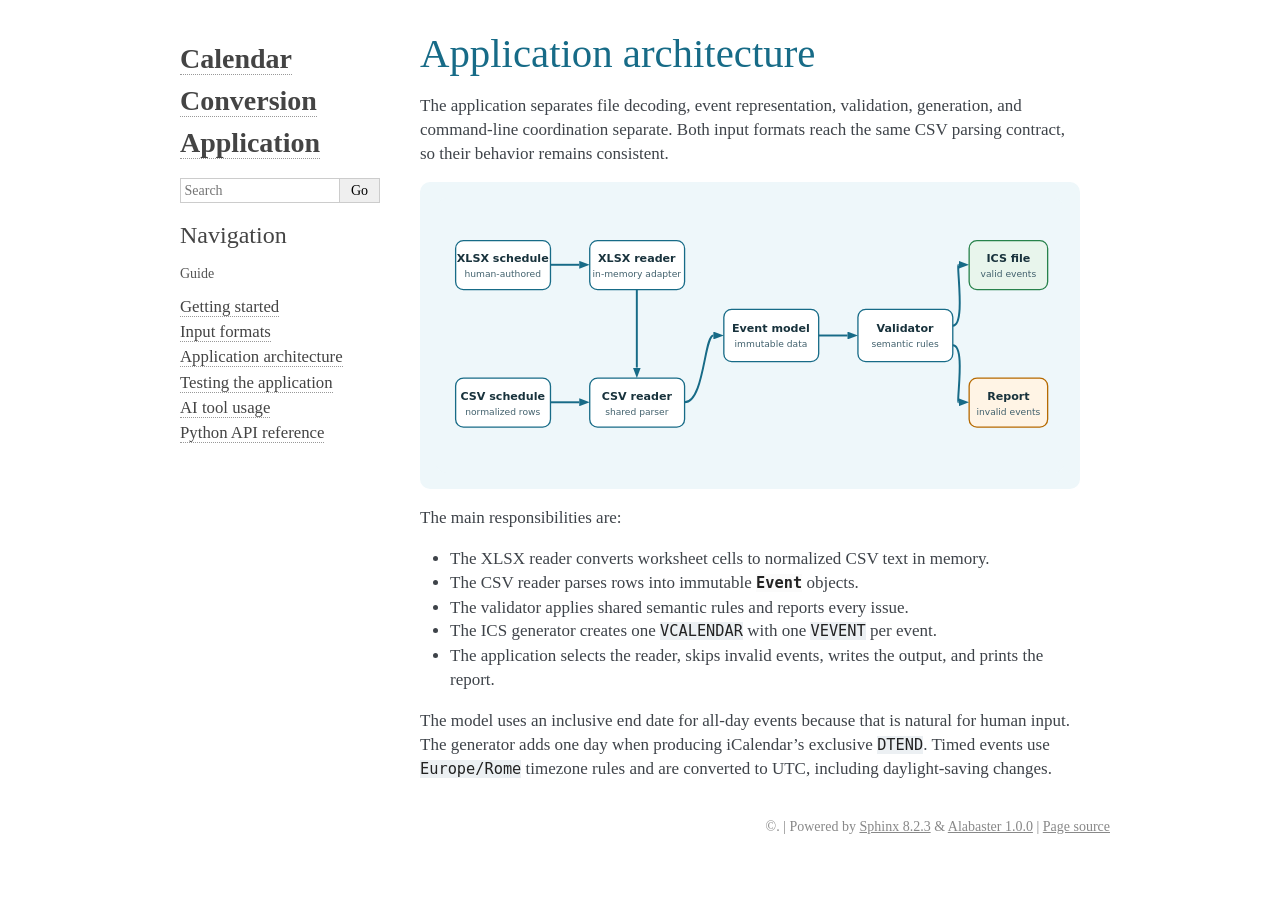
<file: docs/architecture.html>
<!DOCTYPE html>

<html lang="en" data-content_root="./">
  <head>
    <meta charset="utf-8" />
    <meta name="viewport" content="width=device-width, initial-scale=1.0" /><meta name="viewport" content="width=device-width, initial-scale=1" />

    <title>Application architecture &#8212; Calendar Conversion Application documentation</title>
    <link rel="stylesheet" type="text/css" href="_static/pygments.css?v=5ecbeea2" />
    <link rel="stylesheet" type="text/css" href="_static/basic.css?v=b08954a9" />
    <link rel="stylesheet" type="text/css" href="_static/alabaster.css?v=27fed22d" />
    <link rel="stylesheet" type="text/css" href="_static/custom.css?v=a40e8749" />
    <script src="_static/documentation_options.js?v=01f34227"></script>
    <script src="_static/doctools.js?v=9bcbadda"></script>
    <script src="_static/sphinx_highlight.js?v=dc90522c"></script>
    <link rel="index" title="Index" href="genindex.html" />
    <link rel="search" title="Search" href="search.html" />
    <link rel="next" title="Testing the application" href="testing.html" />
    <link rel="prev" title="Input formats" href="input-format.html" />
   
  <link rel="stylesheet" href="_static/custom.css" type="text/css" />
  

  
  

  </head><body>
  

    <div class="document">
      <div class="documentwrapper">
        <div class="bodywrapper">
          

          <div class="body" role="main">
            
  <section id="application-architecture">
<h1>Application architecture<a class="headerlink" href="#application-architecture" title="Link to this heading">¶</a></h1>
<p>The application separates file decoding, event representation, validation,
generation, and command-line coordination separate. Both input formats reach
the same CSV parsing contract, so their behavior remains consistent.</p>
<img alt="Conversion architecture diagram" class="align-center" src="_images/architecture-v4.svg" />
<p>The main responsibilities are:</p>
<ul class="simple">
<li><p>The XLSX reader converts worksheet cells to normalized CSV text in memory.</p></li>
<li><p>The CSV reader parses rows into immutable <a class="reference internal" href="api.html#calendar_conversion.event.Event" title="calendar_conversion.event.Event"><code class="xref py py-class docutils literal notranslate"><span class="pre">Event</span></code></a> objects.</p></li>
<li><p>The validator applies shared semantic rules and reports every issue.</p></li>
<li><p>The ICS generator creates one <code class="docutils literal notranslate"><span class="pre">VCALENDAR</span></code> with one <code class="docutils literal notranslate"><span class="pre">VEVENT</span></code> per event.</p></li>
<li><p>The application selects the reader, skips invalid events, writes the output,
and prints the report.</p></li>
</ul>
<p>The model uses an inclusive end date for all-day events because that is natural
for human input. The generator adds one day when producing iCalendar’s
exclusive <code class="docutils literal notranslate"><span class="pre">DTEND</span></code>. Timed events use <code class="docutils literal notranslate"><span class="pre">Europe/Rome</span></code> timezone rules and are
converted to UTC, including daylight-saving changes.</p>
</section>


          </div>
          
        </div>
      </div>
      <div class="sphinxsidebar" role="navigation" aria-label="Main">
        <div class="sphinxsidebarwrapper">
<h1 class="logo"><a href="index.html">Calendar Conversion Application</a></h1>









<search id="searchbox" style="display: none" role="search">
    <div class="searchformwrapper">
    <form class="search" action="search.html" method="get">
      <input type="text" name="q" aria-labelledby="searchlabel" autocomplete="off" autocorrect="off" autocapitalize="off" spellcheck="false" placeholder="Search"/>
      <input type="submit" value="Go" />
    </form>
    </div>
</search>
<script>document.getElementById('searchbox').style.display = "block"</script><h3>Navigation</h3>
<p class="caption" role="heading"><span class="caption-text">Guide</span></p>
<ul class="current">
<li class="toctree-l1"><a class="reference internal" href="getting-started.html">Getting started</a></li>
<li class="toctree-l1"><a class="reference internal" href="input-format.html">Input formats</a></li>
<li class="toctree-l1 current"><a class="current reference internal" href="#">Application architecture</a></li>
<li class="toctree-l1"><a class="reference internal" href="testing.html">Testing the application</a></li>
<li class="toctree-l1"><a class="reference internal" href="ai-usage.html">AI tool usage</a></li>
<li class="toctree-l1"><a class="reference internal" href="api.html">Python API reference</a></li>
</ul>

<div class="relations">
<h3>Related Topics</h3>
<ul>
  <li><a href="index.html">Documentation overview</a><ul>
      <li>Previous: <a href="input-format.html" title="previous chapter">Input formats</a></li>
      <li>Next: <a href="testing.html" title="next chapter">Testing the application</a></li>
  </ul></li>
</ul>
</div>








        </div>
      </div>
      <div class="clearer"></div>
    </div>
    <div class="footer">
      &#169;.
      
      |
      Powered by <a href="https://www.sphinx-doc.org/">Sphinx 8.2.3</a>
      &amp; <a href="https://alabaster.readthedocs.io">Alabaster 1.0.0</a>
      
      |
      <a href="_sources/architecture.rst.txt"
          rel="nofollow">Page source</a>
    </div>

    

    
  </body>
</html>
</file>
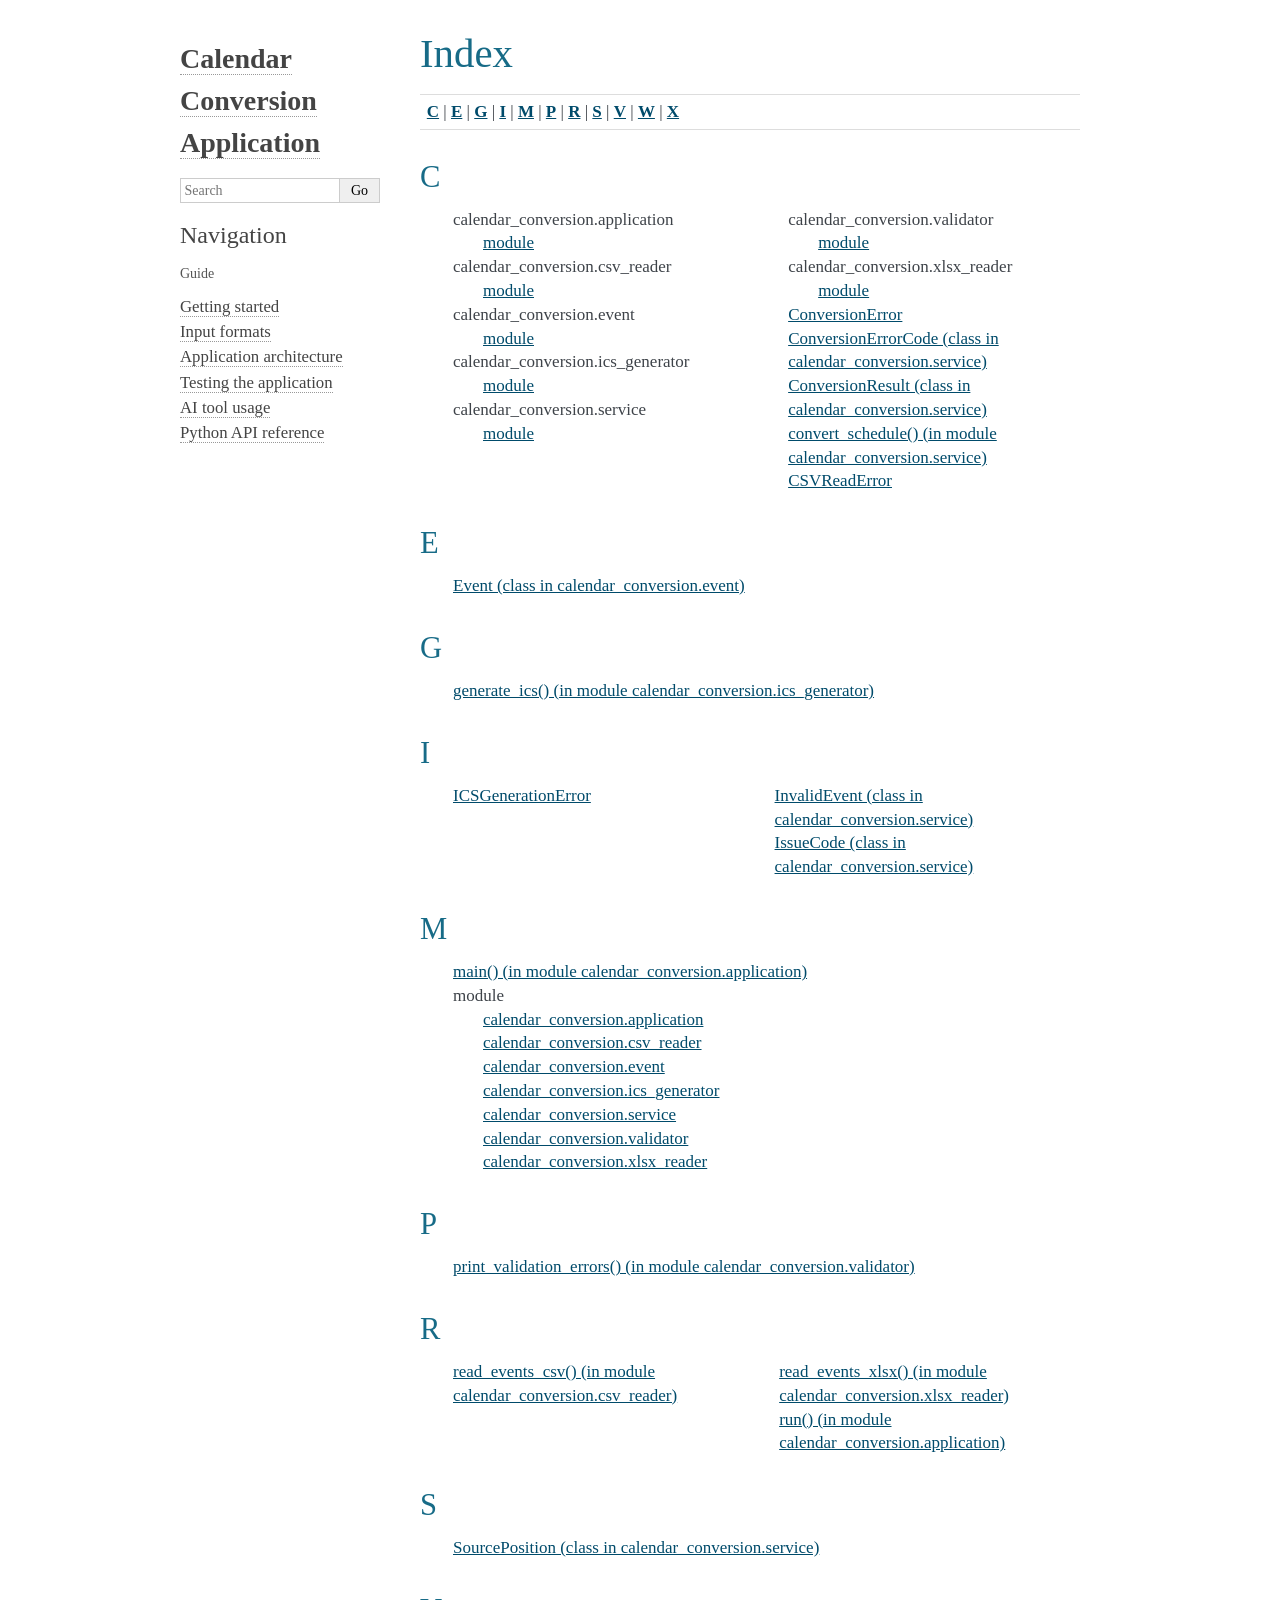
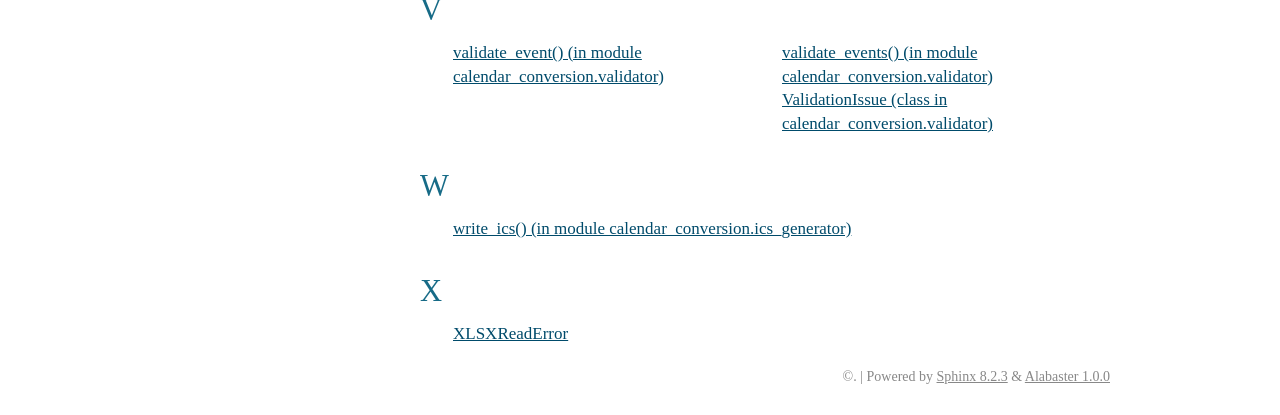
<file: docs/genindex.html>
<!DOCTYPE html>

<html lang="en" data-content_root="./">
  <head>
    <meta charset="utf-8" />
    <meta name="viewport" content="width=device-width, initial-scale=1.0" />
    <title>Index &#8212; Calendar Conversion Application documentation</title>
    <link rel="stylesheet" type="text/css" href="_static/pygments.css?v=5ecbeea2" />
    <link rel="stylesheet" type="text/css" href="_static/basic.css?v=b08954a9" />
    <link rel="stylesheet" type="text/css" href="_static/alabaster.css?v=27fed22d" />
    <link rel="stylesheet" type="text/css" href="_static/custom.css?v=a40e8749" />
    <script src="_static/documentation_options.js?v=01f34227"></script>
    <script src="_static/doctools.js?v=9bcbadda"></script>
    <script src="_static/sphinx_highlight.js?v=dc90522c"></script>
    <link rel="index" title="Index" href="#" />
    <link rel="search" title="Search" href="search.html" />
   
  <link rel="stylesheet" href="_static/custom.css" type="text/css" />
  

  
  

  </head><body>
  

    <div class="document">
      <div class="documentwrapper">
        <div class="bodywrapper">
          

          <div class="body" role="main">
            

<h1 id="index">Index</h1>

<div class="genindex-jumpbox">
 <a href="#C"><strong>C</strong></a>
 | <a href="#E"><strong>E</strong></a>
 | <a href="#G"><strong>G</strong></a>
 | <a href="#I"><strong>I</strong></a>
 | <a href="#M"><strong>M</strong></a>
 | <a href="#P"><strong>P</strong></a>
 | <a href="#R"><strong>R</strong></a>
 | <a href="#S"><strong>S</strong></a>
 | <a href="#V"><strong>V</strong></a>
 | <a href="#W"><strong>W</strong></a>
 | <a href="#X"><strong>X</strong></a>
 
</div>
<h2 id="C">C</h2>
<table style="width: 100%" class="indextable genindextable"><tr>
  <td style="width: 33%; vertical-align: top;"><ul>
      <li>
    calendar_conversion.application

      <ul>
        <li><a href="api.html#module-calendar_conversion.application">module</a>
</li>
      </ul></li>
      <li>
    calendar_conversion.csv_reader

      <ul>
        <li><a href="api.html#module-calendar_conversion.csv_reader">module</a>
</li>
      </ul></li>
      <li>
    calendar_conversion.event

      <ul>
        <li><a href="api.html#module-calendar_conversion.event">module</a>
</li>
      </ul></li>
      <li>
    calendar_conversion.ics_generator

      <ul>
        <li><a href="api.html#module-calendar_conversion.ics_generator">module</a>
</li>
      </ul></li>
      <li>
    calendar_conversion.service

      <ul>
        <li><a href="api.html#module-calendar_conversion.service">module</a>
</li>
      </ul></li>
  </ul></td>
  <td style="width: 33%; vertical-align: top;"><ul>
      <li>
    calendar_conversion.validator

      <ul>
        <li><a href="api.html#module-calendar_conversion.validator">module</a>
</li>
      </ul></li>
      <li>
    calendar_conversion.xlsx_reader

      <ul>
        <li><a href="api.html#module-calendar_conversion.xlsx_reader">module</a>
</li>
      </ul></li>
      <li><a href="api.html#calendar_conversion.service.ConversionError">ConversionError</a>
</li>
      <li><a href="api.html#calendar_conversion.service.ConversionErrorCode">ConversionErrorCode (class in calendar_conversion.service)</a>
</li>
      <li><a href="api.html#calendar_conversion.service.ConversionResult">ConversionResult (class in calendar_conversion.service)</a>
</li>
      <li><a href="api.html#calendar_conversion.service.convert_schedule">convert_schedule() (in module calendar_conversion.service)</a>
</li>
      <li><a href="api.html#calendar_conversion.csv_reader.CSVReadError">CSVReadError</a>
</li>
  </ul></td>
</tr></table>

<h2 id="E">E</h2>
<table style="width: 100%" class="indextable genindextable"><tr>
  <td style="width: 33%; vertical-align: top;"><ul>
      <li><a href="api.html#calendar_conversion.event.Event">Event (class in calendar_conversion.event)</a>
</li>
  </ul></td>
</tr></table>

<h2 id="G">G</h2>
<table style="width: 100%" class="indextable genindextable"><tr>
  <td style="width: 33%; vertical-align: top;"><ul>
      <li><a href="api.html#calendar_conversion.ics_generator.generate_ics">generate_ics() (in module calendar_conversion.ics_generator)</a>
</li>
  </ul></td>
</tr></table>

<h2 id="I">I</h2>
<table style="width: 100%" class="indextable genindextable"><tr>
  <td style="width: 33%; vertical-align: top;"><ul>
      <li><a href="api.html#calendar_conversion.ics_generator.ICSGenerationError">ICSGenerationError</a>
</li>
  </ul></td>
  <td style="width: 33%; vertical-align: top;"><ul>
      <li><a href="api.html#calendar_conversion.service.InvalidEvent">InvalidEvent (class in calendar_conversion.service)</a>
</li>
      <li><a href="api.html#calendar_conversion.service.IssueCode">IssueCode (class in calendar_conversion.service)</a>
</li>
  </ul></td>
</tr></table>

<h2 id="M">M</h2>
<table style="width: 100%" class="indextable genindextable"><tr>
  <td style="width: 33%; vertical-align: top;"><ul>
      <li><a href="api.html#calendar_conversion.application.main">main() (in module calendar_conversion.application)</a>
</li>
      <li>
    module

      <ul>
        <li><a href="api.html#module-calendar_conversion.application">calendar_conversion.application</a>
</li>
        <li><a href="api.html#module-calendar_conversion.csv_reader">calendar_conversion.csv_reader</a>
</li>
        <li><a href="api.html#module-calendar_conversion.event">calendar_conversion.event</a>
</li>
        <li><a href="api.html#module-calendar_conversion.ics_generator">calendar_conversion.ics_generator</a>
</li>
        <li><a href="api.html#module-calendar_conversion.service">calendar_conversion.service</a>
</li>
        <li><a href="api.html#module-calendar_conversion.validator">calendar_conversion.validator</a>
</li>
        <li><a href="api.html#module-calendar_conversion.xlsx_reader">calendar_conversion.xlsx_reader</a>
</li>
      </ul></li>
  </ul></td>
</tr></table>

<h2 id="P">P</h2>
<table style="width: 100%" class="indextable genindextable"><tr>
  <td style="width: 33%; vertical-align: top;"><ul>
      <li><a href="api.html#calendar_conversion.validator.print_validation_errors">print_validation_errors() (in module calendar_conversion.validator)</a>
</li>
  </ul></td>
</tr></table>

<h2 id="R">R</h2>
<table style="width: 100%" class="indextable genindextable"><tr>
  <td style="width: 33%; vertical-align: top;"><ul>
      <li><a href="api.html#calendar_conversion.csv_reader.read_events_csv">read_events_csv() (in module calendar_conversion.csv_reader)</a>
</li>
  </ul></td>
  <td style="width: 33%; vertical-align: top;"><ul>
      <li><a href="api.html#calendar_conversion.xlsx_reader.read_events_xlsx">read_events_xlsx() (in module calendar_conversion.xlsx_reader)</a>
</li>
      <li><a href="api.html#calendar_conversion.application.run">run() (in module calendar_conversion.application)</a>
</li>
  </ul></td>
</tr></table>

<h2 id="S">S</h2>
<table style="width: 100%" class="indextable genindextable"><tr>
  <td style="width: 33%; vertical-align: top;"><ul>
      <li><a href="api.html#calendar_conversion.service.SourcePosition">SourcePosition (class in calendar_conversion.service)</a>
</li>
  </ul></td>
</tr></table>

<h2 id="V">V</h2>
<table style="width: 100%" class="indextable genindextable"><tr>
  <td style="width: 33%; vertical-align: top;"><ul>
      <li><a href="api.html#calendar_conversion.validator.validate_event">validate_event() (in module calendar_conversion.validator)</a>
</li>
  </ul></td>
  <td style="width: 33%; vertical-align: top;"><ul>
      <li><a href="api.html#calendar_conversion.validator.validate_events">validate_events() (in module calendar_conversion.validator)</a>
</li>
      <li><a href="api.html#calendar_conversion.validator.ValidationIssue">ValidationIssue (class in calendar_conversion.validator)</a>
</li>
  </ul></td>
</tr></table>

<h2 id="W">W</h2>
<table style="width: 100%" class="indextable genindextable"><tr>
  <td style="width: 33%; vertical-align: top;"><ul>
      <li><a href="api.html#calendar_conversion.ics_generator.write_ics">write_ics() (in module calendar_conversion.ics_generator)</a>
</li>
  </ul></td>
</tr></table>

<h2 id="X">X</h2>
<table style="width: 100%" class="indextable genindextable"><tr>
  <td style="width: 33%; vertical-align: top;"><ul>
      <li><a href="api.html#calendar_conversion.xlsx_reader.XLSXReadError">XLSXReadError</a>
</li>
  </ul></td>
</tr></table>



          </div>
          
        </div>
      </div>
      <div class="sphinxsidebar" role="navigation" aria-label="Main">
        <div class="sphinxsidebarwrapper">
<h1 class="logo"><a href="index.html">Calendar Conversion Application</a></h1>









<search id="searchbox" style="display: none" role="search">
    <div class="searchformwrapper">
    <form class="search" action="search.html" method="get">
      <input type="text" name="q" aria-labelledby="searchlabel" autocomplete="off" autocorrect="off" autocapitalize="off" spellcheck="false" placeholder="Search"/>
      <input type="submit" value="Go" />
    </form>
    </div>
</search>
<script>document.getElementById('searchbox').style.display = "block"</script><h3>Navigation</h3>
<p class="caption" role="heading"><span class="caption-text">Guide</span></p>
<ul>
<li class="toctree-l1"><a class="reference internal" href="getting-started.html">Getting started</a></li>
<li class="toctree-l1"><a class="reference internal" href="input-format.html">Input formats</a></li>
<li class="toctree-l1"><a class="reference internal" href="architecture.html">Application architecture</a></li>
<li class="toctree-l1"><a class="reference internal" href="testing.html">Testing the application</a></li>
<li class="toctree-l1"><a class="reference internal" href="ai-usage.html">AI tool usage</a></li>
<li class="toctree-l1"><a class="reference internal" href="api.html">Python API reference</a></li>
</ul>

<div class="relations">
<h3>Related Topics</h3>
<ul>
  <li><a href="index.html">Documentation overview</a><ul>
  </ul></li>
</ul>
</div>








        </div>
      </div>
      <div class="clearer"></div>
    </div>
    <div class="footer">
      &#169;.
      
      |
      Powered by <a href="https://www.sphinx-doc.org/">Sphinx 8.2.3</a>
      &amp; <a href="https://alabaster.readthedocs.io">Alabaster 1.0.0</a>
      
    </div>

    

    
  </body>
</html>
</file>
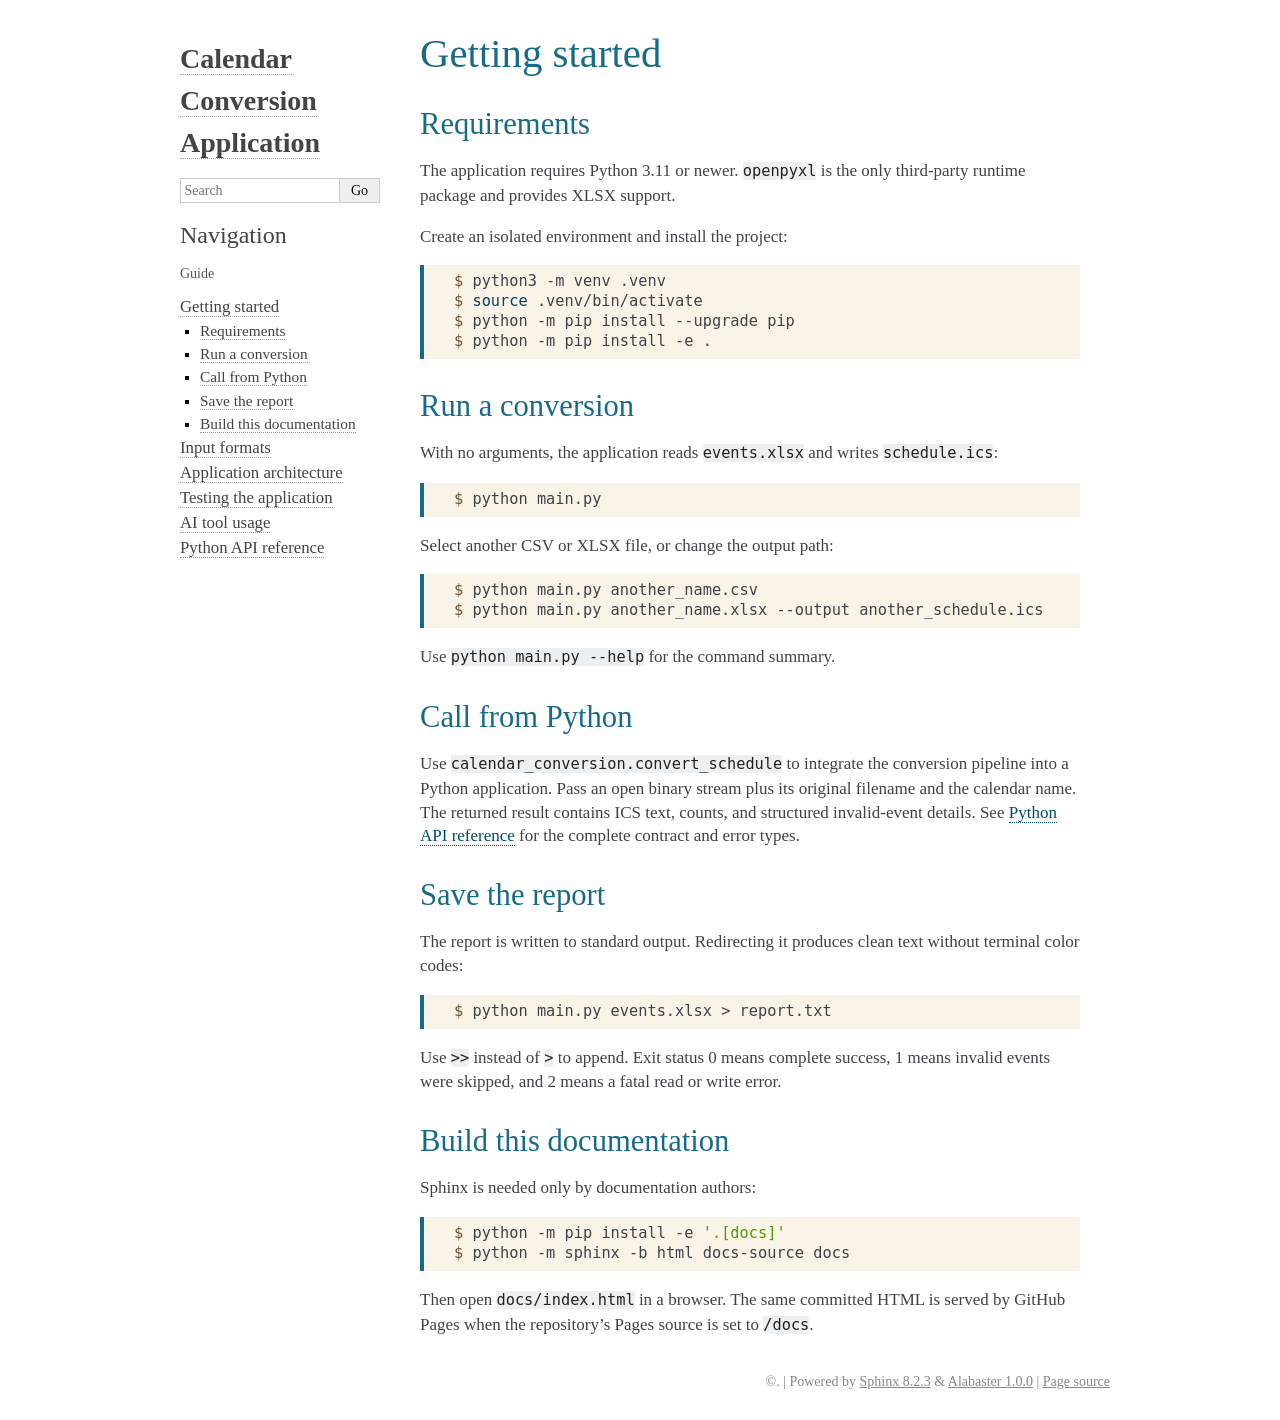
<file: docs/getting-started.html>
<!DOCTYPE html>

<html lang="en" data-content_root="./">
  <head>
    <meta charset="utf-8" />
    <meta name="viewport" content="width=device-width, initial-scale=1.0" /><meta name="viewport" content="width=device-width, initial-scale=1" />

    <title>Getting started &#8212; Calendar Conversion Application documentation</title>
    <link rel="stylesheet" type="text/css" href="_static/pygments.css?v=5ecbeea2" />
    <link rel="stylesheet" type="text/css" href="_static/basic.css?v=b08954a9" />
    <link rel="stylesheet" type="text/css" href="_static/alabaster.css?v=27fed22d" />
    <link rel="stylesheet" type="text/css" href="_static/custom.css?v=a40e8749" />
    <script src="_static/documentation_options.js?v=01f34227"></script>
    <script src="_static/doctools.js?v=9bcbadda"></script>
    <script src="_static/sphinx_highlight.js?v=dc90522c"></script>
    <link rel="index" title="Index" href="genindex.html" />
    <link rel="search" title="Search" href="search.html" />
    <link rel="next" title="Input formats" href="input-format.html" />
    <link rel="prev" title="Calendar Conversion Application" href="index.html" />
   
  <link rel="stylesheet" href="_static/custom.css" type="text/css" />
  

  
  

  </head><body>
  

    <div class="document">
      <div class="documentwrapper">
        <div class="bodywrapper">
          

          <div class="body" role="main">
            
  <section id="getting-started">
<h1>Getting started<a class="headerlink" href="#getting-started" title="Link to this heading">¶</a></h1>
<section id="requirements">
<h2>Requirements<a class="headerlink" href="#requirements" title="Link to this heading">¶</a></h2>
<p>The application requires Python 3.11 or newer. <code class="docutils literal notranslate"><span class="pre">openpyxl</span></code> is the only
third-party runtime package and provides XLSX support.</p>
<p>Create an isolated environment and install the project:</p>
<div class="highlight-console notranslate"><div class="highlight"><pre><span></span><span class="gp">$ </span>python3<span class="w"> </span>-m<span class="w"> </span>venv<span class="w"> </span>.venv
<span class="gp">$ </span><span class="nb">source</span><span class="w"> </span>.venv/bin/activate
<span class="gp">$ </span>python<span class="w"> </span>-m<span class="w"> </span>pip<span class="w"> </span>install<span class="w"> </span>--upgrade<span class="w"> </span>pip
<span class="gp">$ </span>python<span class="w"> </span>-m<span class="w"> </span>pip<span class="w"> </span>install<span class="w"> </span>-e<span class="w"> </span>.
</pre></div>
</div>
</section>
<section id="run-a-conversion">
<h2>Run a conversion<a class="headerlink" href="#run-a-conversion" title="Link to this heading">¶</a></h2>
<p>With no arguments, the application reads <code class="docutils literal notranslate"><span class="pre">events.xlsx</span></code> and writes
<code class="docutils literal notranslate"><span class="pre">schedule.ics</span></code>:</p>
<div class="highlight-console notranslate"><div class="highlight"><pre><span></span><span class="gp">$ </span>python<span class="w"> </span>main.py
</pre></div>
</div>
<p>Select another CSV or XLSX file, or change the output path:</p>
<div class="highlight-console notranslate"><div class="highlight"><pre><span></span><span class="gp">$ </span>python<span class="w"> </span>main.py<span class="w"> </span>another_name.csv
<span class="gp">$ </span>python<span class="w"> </span>main.py<span class="w"> </span>another_name.xlsx<span class="w"> </span>--output<span class="w"> </span>another_schedule.ics
</pre></div>
</div>
<p>Use <code class="docutils literal notranslate"><span class="pre">python</span> <span class="pre">main.py</span> <span class="pre">--help</span></code> for the command summary.</p>
</section>
<section id="call-from-python">
<h2>Call from Python<a class="headerlink" href="#call-from-python" title="Link to this heading">¶</a></h2>
<p>Use <code class="docutils literal notranslate"><span class="pre">calendar_conversion.convert_schedule</span></code> to integrate the conversion
pipeline into a Python application. Pass an open binary stream plus its
original filename and the calendar name. The returned result contains ICS
text, counts, and structured invalid-event details. See <a class="reference internal" href="api.html"><span class="doc">Python API reference</span></a> for the
complete contract and error types.</p>
</section>
<section id="save-the-report">
<h2>Save the report<a class="headerlink" href="#save-the-report" title="Link to this heading">¶</a></h2>
<p>The report is written to standard output. Redirecting it produces clean text
without terminal color codes:</p>
<div class="highlight-console notranslate"><div class="highlight"><pre><span></span><span class="gp">$ </span>python<span class="w"> </span>main.py<span class="w"> </span>events.xlsx<span class="w"> </span>&gt;<span class="w"> </span>report.txt
</pre></div>
</div>
<p>Use <code class="docutils literal notranslate"><span class="pre">&gt;&gt;</span></code> instead of <code class="docutils literal notranslate"><span class="pre">&gt;</span></code> to append. Exit status 0 means complete success,
1 means invalid events were skipped, and 2 means a fatal read or write error.</p>
</section>
<section id="build-this-documentation">
<h2>Build this documentation<a class="headerlink" href="#build-this-documentation" title="Link to this heading">¶</a></h2>
<p>Sphinx is needed only by documentation authors:</p>
<div class="highlight-console notranslate"><div class="highlight"><pre><span></span><span class="gp">$ </span>python<span class="w"> </span>-m<span class="w"> </span>pip<span class="w"> </span>install<span class="w"> </span>-e<span class="w"> </span><span class="s1">&#39;.[docs]&#39;</span>
<span class="gp">$ </span>python<span class="w"> </span>-m<span class="w"> </span>sphinx<span class="w"> </span>-b<span class="w"> </span>html<span class="w"> </span>docs-source<span class="w"> </span>docs
</pre></div>
</div>
<p>Then open <code class="docutils literal notranslate"><span class="pre">docs/index.html</span></code> in a browser. The same committed HTML is served
by GitHub Pages when the repository’s Pages source is set to <code class="docutils literal notranslate"><span class="pre">/docs</span></code>.</p>
</section>
</section>


          </div>
          
        </div>
      </div>
      <div class="sphinxsidebar" role="navigation" aria-label="Main">
        <div class="sphinxsidebarwrapper">
<h1 class="logo"><a href="index.html">Calendar Conversion Application</a></h1>









<search id="searchbox" style="display: none" role="search">
    <div class="searchformwrapper">
    <form class="search" action="search.html" method="get">
      <input type="text" name="q" aria-labelledby="searchlabel" autocomplete="off" autocorrect="off" autocapitalize="off" spellcheck="false" placeholder="Search"/>
      <input type="submit" value="Go" />
    </form>
    </div>
</search>
<script>document.getElementById('searchbox').style.display = "block"</script><h3>Navigation</h3>
<p class="caption" role="heading"><span class="caption-text">Guide</span></p>
<ul class="current">
<li class="toctree-l1 current"><a class="current reference internal" href="#">Getting started</a><ul>
<li class="toctree-l2"><a class="reference internal" href="#requirements">Requirements</a></li>
<li class="toctree-l2"><a class="reference internal" href="#run-a-conversion">Run a conversion</a></li>
<li class="toctree-l2"><a class="reference internal" href="#call-from-python">Call from Python</a></li>
<li class="toctree-l2"><a class="reference internal" href="#save-the-report">Save the report</a></li>
<li class="toctree-l2"><a class="reference internal" href="#build-this-documentation">Build this documentation</a></li>
</ul>
</li>
<li class="toctree-l1"><a class="reference internal" href="input-format.html">Input formats</a></li>
<li class="toctree-l1"><a class="reference internal" href="architecture.html">Application architecture</a></li>
<li class="toctree-l1"><a class="reference internal" href="testing.html">Testing the application</a></li>
<li class="toctree-l1"><a class="reference internal" href="ai-usage.html">AI tool usage</a></li>
<li class="toctree-l1"><a class="reference internal" href="api.html">Python API reference</a></li>
</ul>

<div class="relations">
<h3>Related Topics</h3>
<ul>
  <li><a href="index.html">Documentation overview</a><ul>
      <li>Previous: <a href="index.html" title="previous chapter">Calendar Conversion Application</a></li>
      <li>Next: <a href="input-format.html" title="next chapter">Input formats</a></li>
  </ul></li>
</ul>
</div>








        </div>
      </div>
      <div class="clearer"></div>
    </div>
    <div class="footer">
      &#169;.
      
      |
      Powered by <a href="https://www.sphinx-doc.org/">Sphinx 8.2.3</a>
      &amp; <a href="https://alabaster.readthedocs.io">Alabaster 1.0.0</a>
      
      |
      <a href="_sources/getting-started.rst.txt"
          rel="nofollow">Page source</a>
    </div>

    

    
  </body>
</html>
</file>
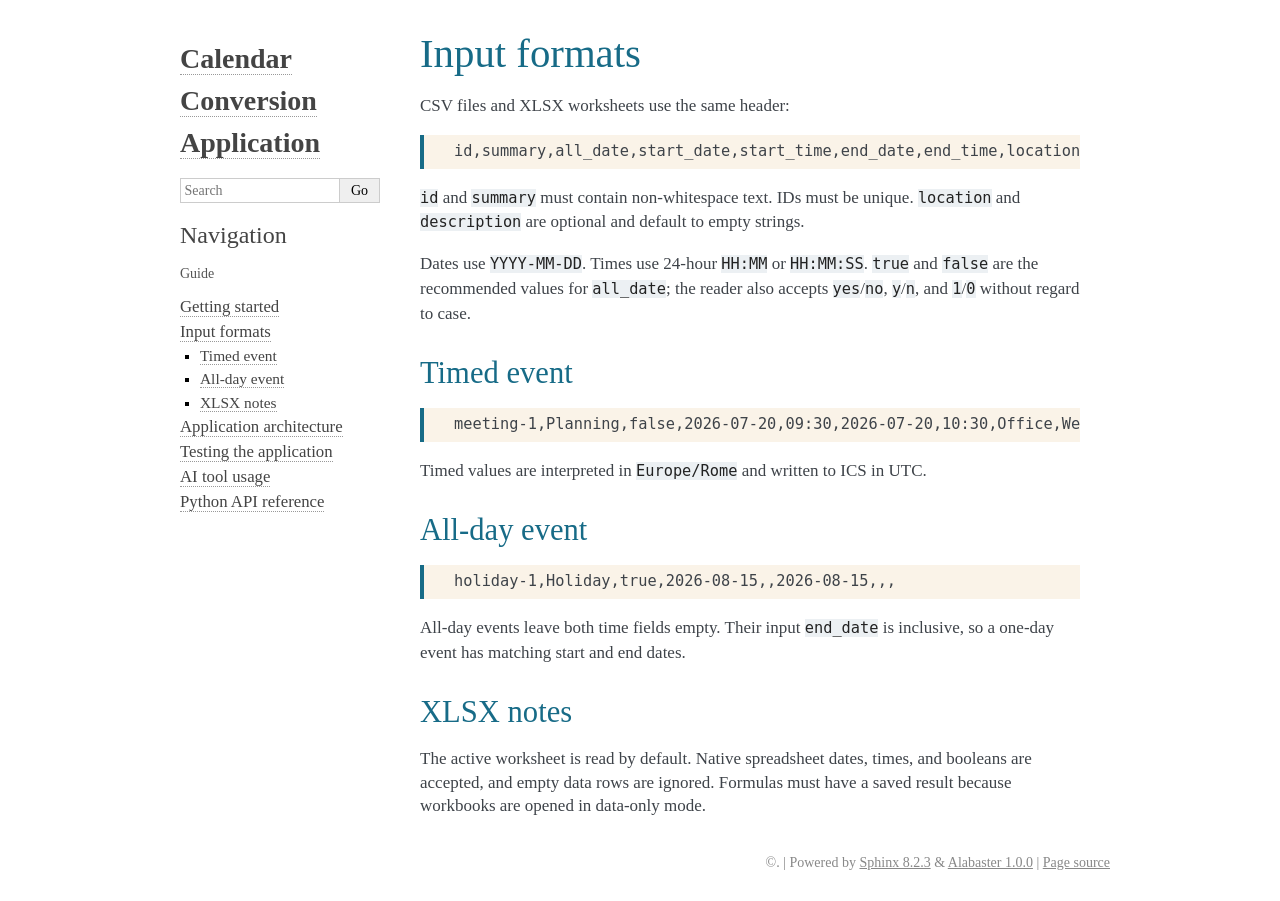
<file: docs/input-format.html>
<!DOCTYPE html>

<html lang="en" data-content_root="./">
  <head>
    <meta charset="utf-8" />
    <meta name="viewport" content="width=device-width, initial-scale=1.0" /><meta name="viewport" content="width=device-width, initial-scale=1" />

    <title>Input formats &#8212; Calendar Conversion Application documentation</title>
    <link rel="stylesheet" type="text/css" href="_static/pygments.css?v=5ecbeea2" />
    <link rel="stylesheet" type="text/css" href="_static/basic.css?v=b08954a9" />
    <link rel="stylesheet" type="text/css" href="_static/alabaster.css?v=27fed22d" />
    <link rel="stylesheet" type="text/css" href="_static/custom.css?v=a40e8749" />
    <script src="_static/documentation_options.js?v=01f34227"></script>
    <script src="_static/doctools.js?v=9bcbadda"></script>
    <script src="_static/sphinx_highlight.js?v=dc90522c"></script>
    <link rel="index" title="Index" href="genindex.html" />
    <link rel="search" title="Search" href="search.html" />
    <link rel="next" title="Application architecture" href="architecture.html" />
    <link rel="prev" title="Getting started" href="getting-started.html" />
   
  <link rel="stylesheet" href="_static/custom.css" type="text/css" />
  

  
  

  </head><body>
  

    <div class="document">
      <div class="documentwrapper">
        <div class="bodywrapper">
          

          <div class="body" role="main">
            
  <section id="input-formats">
<h1>Input formats<a class="headerlink" href="#input-formats" title="Link to this heading">¶</a></h1>
<p>CSV files and XLSX worksheets use the same header:</p>
<div class="highlight-text notranslate"><div class="highlight"><pre><span></span>id,summary,all_date,start_date,start_time,end_date,end_time,location,description
</pre></div>
</div>
<p><code class="docutils literal notranslate"><span class="pre">id</span></code> and <code class="docutils literal notranslate"><span class="pre">summary</span></code> must contain non-whitespace text. IDs must be unique.
<code class="docutils literal notranslate"><span class="pre">location</span></code> and <code class="docutils literal notranslate"><span class="pre">description</span></code> are optional and default to empty strings.</p>
<p>Dates use <code class="docutils literal notranslate"><span class="pre">YYYY-MM-DD</span></code>. Times use 24-hour <code class="docutils literal notranslate"><span class="pre">HH:MM</span></code> or <code class="docutils literal notranslate"><span class="pre">HH:MM:SS</span></code>.
<code class="docutils literal notranslate"><span class="pre">true</span></code> and <code class="docutils literal notranslate"><span class="pre">false</span></code> are the recommended values for <code class="docutils literal notranslate"><span class="pre">all_date</span></code>; the reader
also accepts <code class="docutils literal notranslate"><span class="pre">yes</span></code>/<code class="docutils literal notranslate"><span class="pre">no</span></code>, <code class="docutils literal notranslate"><span class="pre">y</span></code>/<code class="docutils literal notranslate"><span class="pre">n</span></code>, and <code class="docutils literal notranslate"><span class="pre">1</span></code>/<code class="docutils literal notranslate"><span class="pre">0</span></code> without regard to
case.</p>
<section id="timed-event">
<h2>Timed event<a class="headerlink" href="#timed-event" title="Link to this heading">¶</a></h2>
<div class="highlight-text notranslate"><div class="highlight"><pre><span></span>meeting-1,Planning,false,2026-07-20,09:30,2026-07-20,10:30,Office,Weekly planning
</pre></div>
</div>
<p>Timed values are interpreted in <code class="docutils literal notranslate"><span class="pre">Europe/Rome</span></code> and written to ICS in UTC.</p>
</section>
<section id="all-day-event">
<h2>All-day event<a class="headerlink" href="#all-day-event" title="Link to this heading">¶</a></h2>
<div class="highlight-text notranslate"><div class="highlight"><pre><span></span>holiday-1,Holiday,true,2026-08-15,,2026-08-15,,,
</pre></div>
</div>
<p>All-day events leave both time fields empty. Their input <code class="docutils literal notranslate"><span class="pre">end_date</span></code> is
inclusive, so a one-day event has matching start and end dates.</p>
</section>
<section id="xlsx-notes">
<h2>XLSX notes<a class="headerlink" href="#xlsx-notes" title="Link to this heading">¶</a></h2>
<p>The active worksheet is read by default. Native spreadsheet dates, times,
and booleans are accepted, and empty data rows are ignored. Formulas must have
a saved result because workbooks are opened in data-only mode.</p>
</section>
</section>


          </div>
          
        </div>
      </div>
      <div class="sphinxsidebar" role="navigation" aria-label="Main">
        <div class="sphinxsidebarwrapper">
<h1 class="logo"><a href="index.html">Calendar Conversion Application</a></h1>









<search id="searchbox" style="display: none" role="search">
    <div class="searchformwrapper">
    <form class="search" action="search.html" method="get">
      <input type="text" name="q" aria-labelledby="searchlabel" autocomplete="off" autocorrect="off" autocapitalize="off" spellcheck="false" placeholder="Search"/>
      <input type="submit" value="Go" />
    </form>
    </div>
</search>
<script>document.getElementById('searchbox').style.display = "block"</script><h3>Navigation</h3>
<p class="caption" role="heading"><span class="caption-text">Guide</span></p>
<ul class="current">
<li class="toctree-l1"><a class="reference internal" href="getting-started.html">Getting started</a></li>
<li class="toctree-l1 current"><a class="current reference internal" href="#">Input formats</a><ul>
<li class="toctree-l2"><a class="reference internal" href="#timed-event">Timed event</a></li>
<li class="toctree-l2"><a class="reference internal" href="#all-day-event">All-day event</a></li>
<li class="toctree-l2"><a class="reference internal" href="#xlsx-notes">XLSX notes</a></li>
</ul>
</li>
<li class="toctree-l1"><a class="reference internal" href="architecture.html">Application architecture</a></li>
<li class="toctree-l1"><a class="reference internal" href="testing.html">Testing the application</a></li>
<li class="toctree-l1"><a class="reference internal" href="ai-usage.html">AI tool usage</a></li>
<li class="toctree-l1"><a class="reference internal" href="api.html">Python API reference</a></li>
</ul>

<div class="relations">
<h3>Related Topics</h3>
<ul>
  <li><a href="index.html">Documentation overview</a><ul>
      <li>Previous: <a href="getting-started.html" title="previous chapter">Getting started</a></li>
      <li>Next: <a href="architecture.html" title="next chapter">Application architecture</a></li>
  </ul></li>
</ul>
</div>








        </div>
      </div>
      <div class="clearer"></div>
    </div>
    <div class="footer">
      &#169;.
      
      |
      Powered by <a href="https://www.sphinx-doc.org/">Sphinx 8.2.3</a>
      &amp; <a href="https://alabaster.readthedocs.io">Alabaster 1.0.0</a>
      
      |
      <a href="_sources/input-format.rst.txt"
          rel="nofollow">Page source</a>
    </div>

    

    
  </body>
</html>
</file>
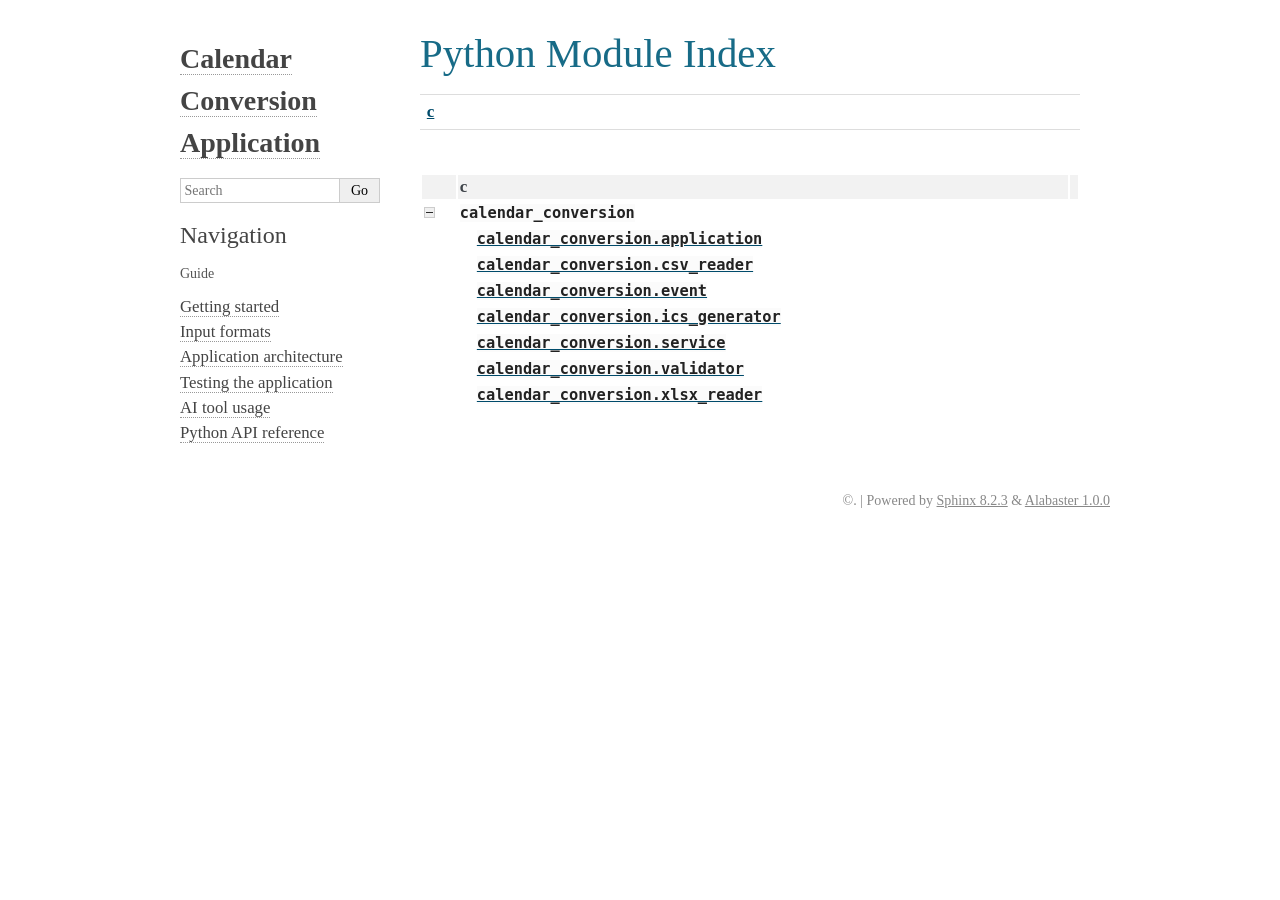
<file: docs/py-modindex.html>
<!DOCTYPE html>

<html lang="en" data-content_root="./">
  <head>
    <meta charset="utf-8" />
    <meta name="viewport" content="width=device-width, initial-scale=1.0" />
    <title>Python Module Index &#8212; Calendar Conversion Application documentation</title>
    <link rel="stylesheet" type="text/css" href="_static/pygments.css?v=5ecbeea2" />
    <link rel="stylesheet" type="text/css" href="_static/basic.css?v=b08954a9" />
    <link rel="stylesheet" type="text/css" href="_static/alabaster.css?v=27fed22d" />
    <link rel="stylesheet" type="text/css" href="_static/custom.css?v=a40e8749" />
    <script src="_static/documentation_options.js?v=01f34227"></script>
    <script src="_static/doctools.js?v=9bcbadda"></script>
    <script src="_static/sphinx_highlight.js?v=dc90522c"></script>
    <link rel="index" title="Index" href="genindex.html" />
    <link rel="search" title="Search" href="search.html" />

   
  <link rel="stylesheet" href="_static/custom.css" type="text/css" />
  

  
  



  </head><body>
  

    <div class="document">
      <div class="documentwrapper">
        <div class="bodywrapper">
          

          <div class="body" role="main">
            

   <h1>Python Module Index</h1>

   <div class="modindex-jumpbox">
   <a href="#cap-c"><strong>c</strong></a>
   </div>

   <table class="indextable modindextable">
     <tr class="pcap"><td></td><td>&#160;</td><td></td></tr>
     <tr class="cap" id="cap-c"><td></td><td>
       <strong>c</strong></td><td></td></tr>
     <tr>
       <td><img src="_static/minus.png" class="toggler"
              id="toggle-1" style="display: none" alt="-" /></td>
       <td>
       <code class="xref">calendar_conversion</code></td><td>
       <em></em></td></tr>
     <tr class="cg-1">
       <td></td>
       <td>&#160;&#160;&#160;
       <a href="api.html#module-calendar_conversion.application"><code class="xref">calendar_conversion.application</code></a></td><td>
       <em></em></td></tr>
     <tr class="cg-1">
       <td></td>
       <td>&#160;&#160;&#160;
       <a href="api.html#module-calendar_conversion.csv_reader"><code class="xref">calendar_conversion.csv_reader</code></a></td><td>
       <em></em></td></tr>
     <tr class="cg-1">
       <td></td>
       <td>&#160;&#160;&#160;
       <a href="api.html#module-calendar_conversion.event"><code class="xref">calendar_conversion.event</code></a></td><td>
       <em></em></td></tr>
     <tr class="cg-1">
       <td></td>
       <td>&#160;&#160;&#160;
       <a href="api.html#module-calendar_conversion.ics_generator"><code class="xref">calendar_conversion.ics_generator</code></a></td><td>
       <em></em></td></tr>
     <tr class="cg-1">
       <td></td>
       <td>&#160;&#160;&#160;
       <a href="api.html#module-calendar_conversion.service"><code class="xref">calendar_conversion.service</code></a></td><td>
       <em></em></td></tr>
     <tr class="cg-1">
       <td></td>
       <td>&#160;&#160;&#160;
       <a href="api.html#module-calendar_conversion.validator"><code class="xref">calendar_conversion.validator</code></a></td><td>
       <em></em></td></tr>
     <tr class="cg-1">
       <td></td>
       <td>&#160;&#160;&#160;
       <a href="api.html#module-calendar_conversion.xlsx_reader"><code class="xref">calendar_conversion.xlsx_reader</code></a></td><td>
       <em></em></td></tr>
   </table>


          </div>
          
        </div>
      </div>
      <div class="sphinxsidebar" role="navigation" aria-label="Main">
        <div class="sphinxsidebarwrapper">
<h1 class="logo"><a href="index.html">Calendar Conversion Application</a></h1>









<search id="searchbox" style="display: none" role="search">
    <div class="searchformwrapper">
    <form class="search" action="search.html" method="get">
      <input type="text" name="q" aria-labelledby="searchlabel" autocomplete="off" autocorrect="off" autocapitalize="off" spellcheck="false" placeholder="Search"/>
      <input type="submit" value="Go" />
    </form>
    </div>
</search>
<script>document.getElementById('searchbox').style.display = "block"</script><h3>Navigation</h3>
<p class="caption" role="heading"><span class="caption-text">Guide</span></p>
<ul>
<li class="toctree-l1"><a class="reference internal" href="getting-started.html">Getting started</a></li>
<li class="toctree-l1"><a class="reference internal" href="input-format.html">Input formats</a></li>
<li class="toctree-l1"><a class="reference internal" href="architecture.html">Application architecture</a></li>
<li class="toctree-l1"><a class="reference internal" href="testing.html">Testing the application</a></li>
<li class="toctree-l1"><a class="reference internal" href="ai-usage.html">AI tool usage</a></li>
<li class="toctree-l1"><a class="reference internal" href="api.html">Python API reference</a></li>
</ul>

<div class="relations">
<h3>Related Topics</h3>
<ul>
  <li><a href="index.html">Documentation overview</a><ul>
  </ul></li>
</ul>
</div>








        </div>
      </div>
      <div class="clearer"></div>
    </div>
    <div class="footer">
      &#169;.
      
      |
      Powered by <a href="https://www.sphinx-doc.org/">Sphinx 8.2.3</a>
      &amp; <a href="https://alabaster.readthedocs.io">Alabaster 1.0.0</a>
      
    </div>

    

    
  </body>
</html>
</file>
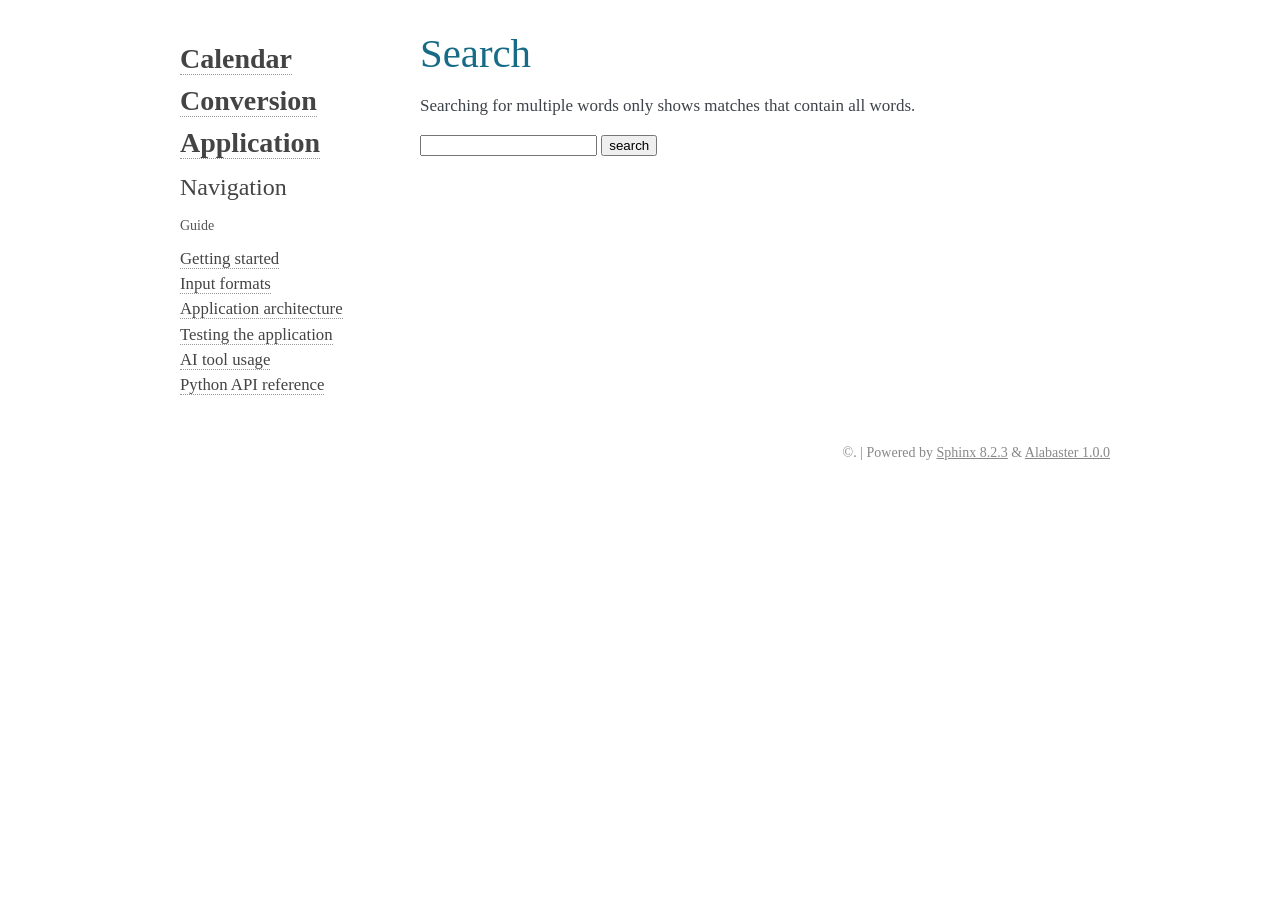
<file: docs/search.html>
<!DOCTYPE html>

<html lang="en" data-content_root="./">
  <head>
    <meta charset="utf-8" />
    <meta name="viewport" content="width=device-width, initial-scale=1.0" />
    <title>Search &#8212; Calendar Conversion Application documentation</title>
    <link rel="stylesheet" type="text/css" href="_static/pygments.css?v=5ecbeea2" />
    <link rel="stylesheet" type="text/css" href="_static/basic.css?v=b08954a9" />
    <link rel="stylesheet" type="text/css" href="_static/alabaster.css?v=27fed22d" />
    <link rel="stylesheet" type="text/css" href="_static/custom.css?v=a40e8749" />
    
    <script src="_static/documentation_options.js?v=01f34227"></script>
    <script src="_static/doctools.js?v=9bcbadda"></script>
    <script src="_static/sphinx_highlight.js?v=dc90522c"></script>
    <script src="_static/searchtools.js"></script>
    <script src="_static/language_data.js"></script>
    <link rel="index" title="Index" href="genindex.html" />
    <link rel="search" title="Search" href="#" />
    <script src="searchindex.js" defer="defer"></script>
    <meta name="robots" content="noindex" />
    
   
  <link rel="stylesheet" href="_static/custom.css" type="text/css" />
  

  
  


  </head><body>
  

    <div class="document">
      <div class="documentwrapper">
        <div class="bodywrapper">
          

          <div class="body" role="main">
            
  <h1 id="search-documentation">Search</h1>
  
  <noscript>
  <div class="admonition warning">
  <p>
    Please activate JavaScript to enable the search
    functionality.
  </p>
  </div>
  </noscript>
  
  
  <p>
    Searching for multiple words only shows matches that contain
    all words.
  </p>
  
  
  <form action="" method="get">
    <input type="text" name="q" aria-labelledby="search-documentation" value="" autocomplete="off" autocorrect="off" autocapitalize="off" spellcheck="false"/>
    <input type="submit" value="search" />
    <span id="search-progress" style="padding-left: 10px"></span>
  </form>
  
  
  <div id="search-results"></div>
  

          </div>
          
        </div>
      </div>
      <div class="sphinxsidebar" role="navigation" aria-label="Main">
        <div class="sphinxsidebarwrapper">
<h1 class="logo"><a href="index.html">Calendar Conversion Application</a></h1>








<h3>Navigation</h3>
<p class="caption" role="heading"><span class="caption-text">Guide</span></p>
<ul>
<li class="toctree-l1"><a class="reference internal" href="getting-started.html">Getting started</a></li>
<li class="toctree-l1"><a class="reference internal" href="input-format.html">Input formats</a></li>
<li class="toctree-l1"><a class="reference internal" href="architecture.html">Application architecture</a></li>
<li class="toctree-l1"><a class="reference internal" href="testing.html">Testing the application</a></li>
<li class="toctree-l1"><a class="reference internal" href="ai-usage.html">AI tool usage</a></li>
<li class="toctree-l1"><a class="reference internal" href="api.html">Python API reference</a></li>
</ul>

<div class="relations">
<h3>Related Topics</h3>
<ul>
  <li><a href="index.html">Documentation overview</a><ul>
  </ul></li>
</ul>
</div>








        </div>
      </div>
      <div class="clearer"></div>
    </div>
    <div class="footer">
      &#169;.
      
      |
      Powered by <a href="https://www.sphinx-doc.org/">Sphinx 8.2.3</a>
      &amp; <a href="https://alabaster.readthedocs.io">Alabaster 1.0.0</a>
      
    </div>

    

    
  </body>
</html>
</file>
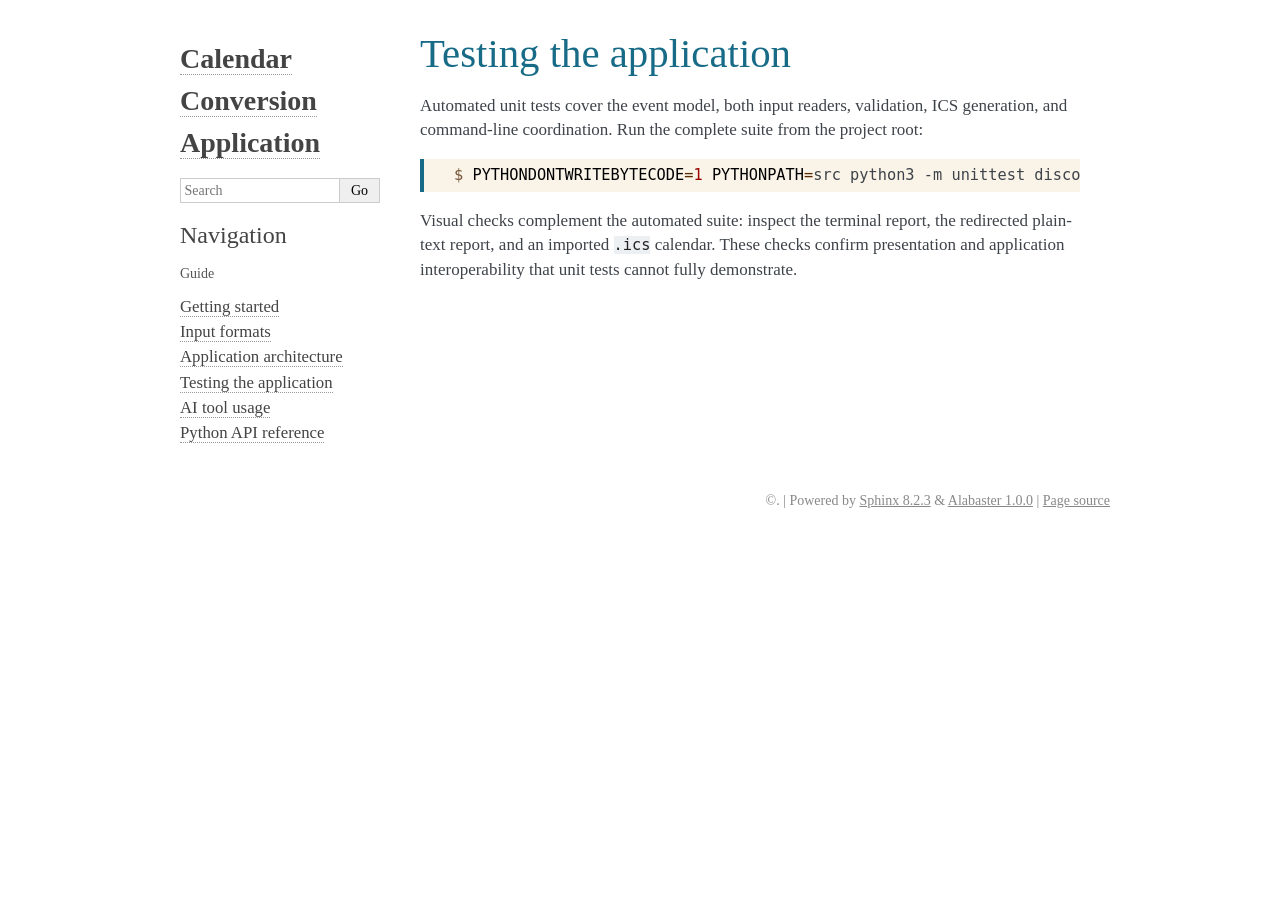
<file: docs/testing.html>
<!DOCTYPE html>

<html lang="en" data-content_root="./">
  <head>
    <meta charset="utf-8" />
    <meta name="viewport" content="width=device-width, initial-scale=1.0" /><meta name="viewport" content="width=device-width, initial-scale=1" />

    <title>Testing the application &#8212; Calendar Conversion Application documentation</title>
    <link rel="stylesheet" type="text/css" href="_static/pygments.css?v=5ecbeea2" />
    <link rel="stylesheet" type="text/css" href="_static/basic.css?v=b08954a9" />
    <link rel="stylesheet" type="text/css" href="_static/alabaster.css?v=27fed22d" />
    <link rel="stylesheet" type="text/css" href="_static/custom.css?v=a40e8749" />
    <script src="_static/documentation_options.js?v=01f34227"></script>
    <script src="_static/doctools.js?v=9bcbadda"></script>
    <script src="_static/sphinx_highlight.js?v=dc90522c"></script>
    <link rel="index" title="Index" href="genindex.html" />
    <link rel="search" title="Search" href="search.html" />
    <link rel="next" title="AI tool usage" href="ai-usage.html" />
    <link rel="prev" title="Application architecture" href="architecture.html" />
   
  <link rel="stylesheet" href="_static/custom.css" type="text/css" />
  

  
  

  </head><body>
  

    <div class="document">
      <div class="documentwrapper">
        <div class="bodywrapper">
          

          <div class="body" role="main">
            
  <section id="testing-the-application">
<h1>Testing the application<a class="headerlink" href="#testing-the-application" title="Link to this heading">¶</a></h1>
<p>Automated unit tests cover the event model, both input readers, validation, ICS
generation, and command-line coordination. Run the complete suite from the
project root:</p>
<div class="highlight-console notranslate"><div class="highlight"><pre><span></span><span class="gp">$ </span><span class="nv">PYTHONDONTWRITEBYTECODE</span><span class="o">=</span><span class="m">1</span><span class="w"> </span><span class="nv">PYTHONPATH</span><span class="o">=</span>src<span class="w"> </span>python3<span class="w"> </span>-m<span class="w"> </span>unittest<span class="w"> </span>discover<span class="w"> </span>-s<span class="w"> </span>tests<span class="w"> </span>-v
</pre></div>
</div>
<p>Visual checks complement the automated suite: inspect the terminal report,
the redirected plain-text report, and an imported <code class="docutils literal notranslate"><span class="pre">.ics</span></code> calendar. These
checks confirm presentation and application interoperability that unit tests
cannot fully demonstrate.</p>
</section>


          </div>
          
        </div>
      </div>
      <div class="sphinxsidebar" role="navigation" aria-label="Main">
        <div class="sphinxsidebarwrapper">
<h1 class="logo"><a href="index.html">Calendar Conversion Application</a></h1>









<search id="searchbox" style="display: none" role="search">
    <div class="searchformwrapper">
    <form class="search" action="search.html" method="get">
      <input type="text" name="q" aria-labelledby="searchlabel" autocomplete="off" autocorrect="off" autocapitalize="off" spellcheck="false" placeholder="Search"/>
      <input type="submit" value="Go" />
    </form>
    </div>
</search>
<script>document.getElementById('searchbox').style.display = "block"</script><h3>Navigation</h3>
<p class="caption" role="heading"><span class="caption-text">Guide</span></p>
<ul class="current">
<li class="toctree-l1"><a class="reference internal" href="getting-started.html">Getting started</a></li>
<li class="toctree-l1"><a class="reference internal" href="input-format.html">Input formats</a></li>
<li class="toctree-l1"><a class="reference internal" href="architecture.html">Application architecture</a></li>
<li class="toctree-l1 current"><a class="current reference internal" href="#">Testing the application</a></li>
<li class="toctree-l1"><a class="reference internal" href="ai-usage.html">AI tool usage</a></li>
<li class="toctree-l1"><a class="reference internal" href="api.html">Python API reference</a></li>
</ul>

<div class="relations">
<h3>Related Topics</h3>
<ul>
  <li><a href="index.html">Documentation overview</a><ul>
      <li>Previous: <a href="architecture.html" title="previous chapter">Application architecture</a></li>
      <li>Next: <a href="ai-usage.html" title="next chapter">AI tool usage</a></li>
  </ul></li>
</ul>
</div>








        </div>
      </div>
      <div class="clearer"></div>
    </div>
    <div class="footer">
      &#169;.
      
      |
      Powered by <a href="https://www.sphinx-doc.org/">Sphinx 8.2.3</a>
      &amp; <a href="https://alabaster.readthedocs.io">Alabaster 1.0.0</a>
      
      |
      <a href="_sources/testing.rst.txt"
          rel="nofollow">Page source</a>
    </div>

    

    
  </body>
</html>
</file>
<file: docs/_static/pygments.css>
pre { line-height: 125%; }
td.linenos .normal { color: inherit; background-color: transparent; padding-left: 5px; padding-right: 5px; }
span.linenos { color: inherit; background-color: transparent; padding-left: 5px; padding-right: 5px; }
td.linenos .special { color: #000000; background-color: #ffffc0; padding-left: 5px; padding-right: 5px; }
span.linenos.special { color: #000000; background-color: #ffffc0; padding-left: 5px; padding-right: 5px; }
.highlight .hll { background-color: #ffffcc }
.highlight { background: #f8f8f8; }
.highlight .c { color: #8F5902; font-style: italic } /* Comment */
.highlight .err { color: #A40000; border: 1px solid #EF2929 } /* Error */
.highlight .g { color: #000 } /* Generic */
.highlight .k { color: #004461; font-weight: bold } /* Keyword */
.highlight .l { color: #000 } /* Literal */
.highlight .n { color: #000 } /* Name */
.highlight .o { color: #582800 } /* Operator */
.highlight .x { color: #000 } /* Other */
.highlight .p { color: #000; font-weight: bold } /* Punctuation */
.highlight .ch { color: #8F5902; font-style: italic } /* Comment.Hashbang */
.highlight .cm { color: #8F5902; font-style: italic } /* Comment.Multiline */
.highlight .cp { color: #8F5902 } /* Comment.Preproc */
.highlight .cpf { color: #8F5902; font-style: italic } /* Comment.PreprocFile */
.highlight .c1 { color: #8F5902; font-style: italic } /* Comment.Single */
.highlight .cs { color: #8F5902; font-style: italic } /* Comment.Special */
.highlight .gd { color: #A40000 } /* Generic.Deleted */
.highlight .ge { color: #000; font-style: italic } /* Generic.Emph */
.highlight .ges { color: #000 } /* Generic.EmphStrong */
.highlight .gr { color: #EF2929 } /* Generic.Error */
.highlight .gh { color: #000080; font-weight: bold } /* Generic.Heading */
.highlight .gi { color: #00A000 } /* Generic.Inserted */
.highlight .go { color: #888 } /* Generic.Output */
.highlight .gp { color: #745334 } /* Generic.Prompt */
.highlight .gs { color: #000; font-weight: bold } /* Generic.Strong */
.highlight .gu { color: #800080; font-weight: bold } /* Generic.Subheading */
.highlight .gt { color: #A40000; font-weight: bold } /* Generic.Traceback */
.highlight .kc { color: #004461; font-weight: bold } /* Keyword.Constant */
.highlight .kd { color: #004461; font-weight: bold } /* Keyword.Declaration */
.highlight .kn { color: #004461; font-weight: bold } /* Keyword.Namespace */
.highlight .kp { color: #004461; font-weight: bold } /* Keyword.Pseudo */
.highlight .kr { color: #004461; font-weight: bold } /* Keyword.Reserved */
.highlight .kt { color: #004461; font-weight: bold } /* Keyword.Type */
.highlight .ld { color: #000 } /* Literal.Date */
.highlight .m { color: #900 } /* Literal.Number */
.highlight .s { color: #4E9A06 } /* Literal.String */
.highlight .na { color: #C4A000 } /* Name.Attribute */
.highlight .nb { color: #004461 } /* Name.Builtin */
.highlight .nc { color: #000 } /* Name.Class */
.highlight .no { color: #000 } /* Name.Constant */
.highlight .nd { color: #888 } /* Name.Decorator */
.highlight .ni { color: #CE5C00 } /* Name.Entity */
.highlight .ne { color: #C00; font-weight: bold } /* Name.Exception */
.highlight .nf { color: #000 } /* Name.Function */
.highlight .nl { color: #F57900 } /* Name.Label */
.highlight .nn { color: #000 } /* Name.Namespace */
.highlight .nx { color: #000 } /* Name.Other */
.highlight .py { color: #000 } /* Name.Property */
.highlight .nt { color: #004461; font-weight: bold } /* Name.Tag */
.highlight .nv { color: #000 } /* Name.Variable */
.highlight .ow { color: #004461; font-weight: bold } /* Operator.Word */
.highlight .pm { color: #000; font-weight: bold } /* Punctuation.Marker */
.highlight .w { color: #F8F8F8 } /* Text.Whitespace */
.highlight .mb { color: #900 } /* Literal.Number.Bin */
.highlight .mf { color: #900 } /* Literal.Number.Float */
.highlight .mh { color: #900 } /* Literal.Number.Hex */
.highlight .mi { color: #900 } /* Literal.Number.Integer */
.highlight .mo { color: #900 } /* Literal.Number.Oct */
.highlight .sa { color: #4E9A06 } /* Literal.String.Affix */
.highlight .sb { color: #4E9A06 } /* Literal.String.Backtick */
.highlight .sc { color: #4E9A06 } /* Literal.String.Char */
.highlight .dl { color: #4E9A06 } /* Literal.String.Delimiter */
.highlight .sd { color: #8F5902; font-style: italic } /* Literal.String.Doc */
.highlight .s2 { color: #4E9A06 } /* Literal.String.Double */
.highlight .se { color: #4E9A06 } /* Literal.String.Escape */
.highlight .sh { color: #4E9A06 } /* Literal.String.Heredoc */
.highlight .si { color: #4E9A06 } /* Literal.String.Interpol */
.highlight .sx { color: #4E9A06 } /* Literal.String.Other */
.highlight .sr { color: #4E9A06 } /* Literal.String.Regex */
.highlight .s1 { color: #4E9A06 } /* Literal.String.Single */
.highlight .ss { color: #4E9A06 } /* Literal.String.Symbol */
.highlight .bp { color: #3465A4 } /* Name.Builtin.Pseudo */
.highlight .fm { color: #000 } /* Name.Function.Magic */
.highlight .vc { color: #000 } /* Name.Variable.Class */
.highlight .vg { color: #000 } /* Name.Variable.Global */
.highlight .vi { color: #000 } /* Name.Variable.Instance */
.highlight .vm { color: #000 } /* Name.Variable.Magic */
.highlight .il { color: #900 } /* Literal.Number.Integer.Long */
</file>
<file: docs/_static/basic.css>
/*
 * Sphinx stylesheet -- basic theme.
 */

/* -- main layout ----------------------------------------------------------- */

div.clearer {
    clear: both;
}

div.section::after {
    display: block;
    content: '';
    clear: left;
}

/* -- relbar ---------------------------------------------------------------- */

div.related {
    width: 100%;
    font-size: 90%;
}

div.related h3 {
    display: none;
}

div.related ul {
    margin: 0;
    padding: 0 0 0 10px;
    list-style: none;
}

div.related li {
    display: inline;
}

div.related li.right {
    float: right;
    margin-right: 5px;
}

/* -- sidebar --------------------------------------------------------------- */

div.sphinxsidebarwrapper {
    padding: 10px 5px 0 10px;
}

div.sphinxsidebar {
    float: left;
    width: 230px;
    margin-left: -100%;
    font-size: 90%;
    word-wrap: break-word;
    overflow-wrap : break-word;
}

div.sphinxsidebar ul {
    list-style: none;
}

div.sphinxsidebar ul ul,
div.sphinxsidebar ul.want-points {
    margin-left: 20px;
    list-style: square;
}

div.sphinxsidebar ul ul {
    margin-top: 0;
    margin-bottom: 0;
}

div.sphinxsidebar form {
    margin-top: 10px;
}

div.sphinxsidebar input {
    border: 1px solid #98dbcc;
    font-family: sans-serif;
    font-size: 1em;
}

div.sphinxsidebar #searchbox form.search {
    overflow: hidden;
}

div.sphinxsidebar #searchbox input[type="text"] {
    float: left;
    width: 80%;
    padding: 0.25em;
    box-sizing: border-box;
}

div.sphinxsidebar #searchbox input[type="submit"] {
    float: left;
    width: 20%;
    border-left: none;
    padding: 0.25em;
    box-sizing: border-box;
}


img {
    border: 0;
    max-width: 100%;
}

/* -- search page ----------------------------------------------------------- */

ul.search {
    margin-top: 10px;
}

ul.search li {
    padding: 5px 0;
}

ul.search li a {
    font-weight: bold;
}

ul.search li p.context {
    color: #888;
    margin: 2px 0 0 30px;
    text-align: left;
}

ul.keywordmatches li.goodmatch a {
    font-weight: bold;
}

/* -- index page ------------------------------------------------------------ */

table.contentstable {
    width: 90%;
    margin-left: auto;
    margin-right: auto;
}

table.contentstable p.biglink {
    line-height: 150%;
}

a.biglink {
    font-size: 1.3em;
}

span.linkdescr {
    font-style: italic;
    padding-top: 5px;
    font-size: 90%;
}

/* -- general index --------------------------------------------------------- */

table.indextable {
    width: 100%;
}

table.indextable td {
    text-align: left;
    vertical-align: top;
}

table.indextable ul {
    margin-top: 0;
    margin-bottom: 0;
    list-style-type: none;
}

table.indextable > tbody > tr > td > ul {
    padding-left: 0em;
}

table.indextable tr.pcap {
    height: 10px;
}

table.indextable tr.cap {
    margin-top: 10px;
    background-color: #f2f2f2;
}

img.toggler {
    margin-right: 3px;
    margin-top: 3px;
    cursor: pointer;
}

div.modindex-jumpbox {
    border-top: 1px solid #ddd;
    border-bottom: 1px solid #ddd;
    margin: 1em 0 1em 0;
    padding: 0.4em;
}

div.genindex-jumpbox {
    border-top: 1px solid #ddd;
    border-bottom: 1px solid #ddd;
    margin: 1em 0 1em 0;
    padding: 0.4em;
}

/* -- domain module index --------------------------------------------------- */

table.modindextable td {
    padding: 2px;
    border-collapse: collapse;
}

/* -- general body styles --------------------------------------------------- */

div.body {
    min-width: inherit;
    max-width: 800px;
}

div.body p, div.body dd, div.body li, div.body blockquote {
    -moz-hyphens: auto;
    -ms-hyphens: auto;
    -webkit-hyphens: auto;
    hyphens: auto;
}

a.headerlink {
    visibility: hidden;
}

a:visited {
    color: #551A8B;
}

h1:hover > a.headerlink,
h2:hover > a.headerlink,
h3:hover > a.headerlink,
h4:hover > a.headerlink,
h5:hover > a.headerlink,
h6:hover > a.headerlink,
dt:hover > a.headerlink,
caption:hover > a.headerlink,
p.caption:hover > a.headerlink,
div.code-block-caption:hover > a.headerlink {
    visibility: visible;
}

div.body p.caption {
    text-align: inherit;
}

div.body td {
    text-align: left;
}

.first {
    margin-top: 0 !important;
}

p.rubric {
    margin-top: 30px;
    font-weight: bold;
}

img.align-left, figure.align-left, .figure.align-left, object.align-left {
    clear: left;
    float: left;
    margin-right: 1em;
}

img.align-right, figure.align-right, .figure.align-right, object.align-right {
    clear: right;
    float: right;
    margin-left: 1em;
}

img.align-center, figure.align-center, .figure.align-center, object.align-center {
  display: block;
  margin-left: auto;
  margin-right: auto;
}

img.align-default, figure.align-default, .figure.align-default {
  display: block;
  margin-left: auto;
  margin-right: auto;
}

.align-left {
    text-align: left;
}

.align-center {
    text-align: center;
}

.align-default {
    text-align: center;
}

.align-right {
    text-align: right;
}

/* -- sidebars -------------------------------------------------------------- */

div.sidebar,
aside.sidebar {
    margin: 0 0 0.5em 1em;
    border: 1px solid #ddb;
    padding: 7px;
    background-color: #ffe;
    width: 40%;
    float: right;
    clear: right;
    overflow-x: auto;
}

p.sidebar-title {
    font-weight: bold;
}

nav.contents,
aside.topic,
div.admonition, div.topic, blockquote {
    clear: left;
}

/* -- topics ---------------------------------------------------------------- */

nav.contents,
aside.topic,
div.topic {
    border: 1px solid #ccc;
    padding: 7px;
    margin: 10px 0 10px 0;
}

p.topic-title {
    font-size: 1.1em;
    font-weight: bold;
    margin-top: 10px;
}

/* -- admonitions ----------------------------------------------------------- */

div.admonition {
    margin-top: 10px;
    margin-bottom: 10px;
    padding: 7px;
}

div.admonition dt {
    font-weight: bold;
}

p.admonition-title {
    margin: 0px 10px 5px 0px;
    font-weight: bold;
}

div.body p.centered {
    text-align: center;
    margin-top: 25px;
}

/* -- content of sidebars/topics/admonitions -------------------------------- */

div.sidebar > :last-child,
aside.sidebar > :last-child,
nav.contents > :last-child,
aside.topic > :last-child,
div.topic > :last-child,
div.admonition > :last-child {
    margin-bottom: 0;
}

div.sidebar::after,
aside.sidebar::after,
nav.contents::after,
aside.topic::after,
div.topic::after,
div.admonition::after,
blockquote::after {
    display: block;
    content: '';
    clear: both;
}

/* -- tables ---------------------------------------------------------------- */

table.docutils {
    margin-top: 10px;
    margin-bottom: 10px;
    border: 0;
    border-collapse: collapse;
}

table.align-center {
    margin-left: auto;
    margin-right: auto;
}

table.align-default {
    margin-left: auto;
    margin-right: auto;
}

table caption span.caption-number {
    font-style: italic;
}

table caption span.caption-text {
}

table.docutils td, table.docutils th {
    padding: 1px 8px 1px 5px;
    border-top: 0;
    border-left: 0;
    border-right: 0;
    border-bottom: 1px solid #aaa;
}

th {
    text-align: left;
    padding-right: 5px;
}

table.citation {
    border-left: solid 1px gray;
    margin-left: 1px;
}

table.citation td {
    border-bottom: none;
}

th > :first-child,
td > :first-child {
    margin-top: 0px;
}

th > :last-child,
td > :last-child {
    margin-bottom: 0px;
}

/* -- figures --------------------------------------------------------------- */

div.figure, figure {
    margin: 0.5em;
    padding: 0.5em;
}

div.figure p.caption, figcaption {
    padding: 0.3em;
}

div.figure p.caption span.caption-number,
figcaption span.caption-number {
    font-style: italic;
}

div.figure p.caption span.caption-text,
figcaption span.caption-text {
}

/* -- field list styles ----------------------------------------------------- */

table.field-list td, table.field-list th {
    border: 0 !important;
}

.field-list ul {
    margin: 0;
    padding-left: 1em;
}

.field-list p {
    margin: 0;
}

.field-name {
    -moz-hyphens: manual;
    -ms-hyphens: manual;
    -webkit-hyphens: manual;
    hyphens: manual;
}

/* -- hlist styles ---------------------------------------------------------- */

table.hlist {
    margin: 1em 0;
}

table.hlist td {
    vertical-align: top;
}

/* -- object description styles --------------------------------------------- */

.sig {
	font-family: 'Consolas', 'Menlo', 'DejaVu Sans Mono', 'Bitstream Vera Sans Mono', monospace;
}

.sig-name, code.descname {
    background-color: transparent;
    font-weight: bold;
}

.sig-name {
	font-size: 1.1em;
}

code.descname {
    font-size: 1.2em;
}

.sig-prename, code.descclassname {
    background-color: transparent;
}

.optional {
    font-size: 1.3em;
}

.sig-paren {
    font-size: larger;
}

.sig-param.n {
	font-style: italic;
}

/* C++ specific styling */

.sig-inline.c-texpr,
.sig-inline.cpp-texpr {
	font-family: unset;
}

.sig.c   .k, .sig.c   .kt,
.sig.cpp .k, .sig.cpp .kt {
	color: #0033B3;
}

.sig.c   .m,
.sig.cpp .m {
	color: #1750EB;
}

.sig.c   .s, .sig.c   .sc,
.sig.cpp .s, .sig.cpp .sc {
	color: #067D17;
}


/* -- other body styles ----------------------------------------------------- */

ol.arabic {
    list-style: decimal;
}

ol.loweralpha {
    list-style: lower-alpha;
}

ol.upperalpha {
    list-style: upper-alpha;
}

ol.lowerroman {
    list-style: lower-roman;
}

ol.upperroman {
    list-style: upper-roman;
}

:not(li) > ol > li:first-child > :first-child,
:not(li) > ul > li:first-child > :first-child {
    margin-top: 0px;
}

:not(li) > ol > li:last-child > :last-child,
:not(li) > ul > li:last-child > :last-child {
    margin-bottom: 0px;
}

ol.simple ol p,
ol.simple ul p,
ul.simple ol p,
ul.simple ul p {
    margin-top: 0;
}

ol.simple > li:not(:first-child) > p,
ul.simple > li:not(:first-child) > p {
    margin-top: 0;
}

ol.simple p,
ul.simple p {
    margin-bottom: 0;
}

aside.footnote > span,
div.citation > span {
    float: left;
}
aside.footnote > span:last-of-type,
div.citation > span:last-of-type {
  padding-right: 0.5em;
}
aside.footnote > p {
  margin-left: 2em;
}
div.citation > p {
  margin-left: 4em;
}
aside.footnote > p:last-of-type,
div.citation > p:last-of-type {
    margin-bottom: 0em;
}
aside.footnote > p:last-of-type:after,
div.citation > p:last-of-type:after {
    content: "";
    clear: both;
}

dl.field-list {
    display: grid;
    grid-template-columns: fit-content(30%) auto;
}

dl.field-list > dt {
    font-weight: bold;
    word-break: break-word;
    padding-left: 0.5em;
    padding-right: 5px;
}

dl.field-list > dd {
    padding-left: 0.5em;
    margin-top: 0em;
    margin-left: 0em;
    margin-bottom: 0em;
}

dl {
    margin-bottom: 15px;
}

dd > :first-child {
    margin-top: 0px;
}

dd ul, dd table {
    margin-bottom: 10px;
}

dd {
    margin-top: 3px;
    margin-bottom: 10px;
    margin-left: 30px;
}

.sig dd {
    margin-top: 0px;
    margin-bottom: 0px;
}

.sig dl {
    margin-top: 0px;
    margin-bottom: 0px;
}

dl > dd:last-child,
dl > dd:last-child > :last-child {
    margin-bottom: 0;
}

dt:target, span.highlighted {
    background-color: #fbe54e;
}

rect.highlighted {
    fill: #fbe54e;
}

dl.glossary dt {
    font-weight: bold;
    font-size: 1.1em;
}

.versionmodified {
    font-style: italic;
}

.system-message {
    background-color: #fda;
    padding: 5px;
    border: 3px solid red;
}

.footnote:target  {
    background-color: #ffa;
}

.line-block {
    display: block;
    margin-top: 1em;
    margin-bottom: 1em;
}

.line-block .line-block {
    margin-top: 0;
    margin-bottom: 0;
    margin-left: 1.5em;
}

.guilabel, .menuselection {
    font-family: sans-serif;
}

.accelerator {
    text-decoration: underline;
}

.classifier {
    font-style: oblique;
}

.classifier:before {
    font-style: normal;
    margin: 0 0.5em;
    content: ":";
    display: inline-block;
}

abbr, acronym {
    border-bottom: dotted 1px;
    cursor: help;
}

/* -- code displays --------------------------------------------------------- */

pre {
    overflow: auto;
    overflow-y: hidden;  /* fixes display issues on Chrome browsers */
}

pre, div[class*="highlight-"] {
    clear: both;
}

span.pre {
    -moz-hyphens: none;
    -ms-hyphens: none;
    -webkit-hyphens: none;
    hyphens: none;
    white-space: nowrap;
}

div[class*="highlight-"] {
    margin: 1em 0;
}

td.linenos pre {
    border: 0;
    background-color: transparent;
    color: #aaa;
}

table.highlighttable {
    display: block;
}

table.highlighttable tbody {
    display: block;
}

table.highlighttable tr {
    display: flex;
}

table.highlighttable td {
    margin: 0;
    padding: 0;
}

table.highlighttable td.linenos {
    padding-right: 0.5em;
}

table.highlighttable td.code {
    flex: 1;
    overflow: hidden;
}

.highlight .hll {
    display: block;
}

div.highlight pre,
table.highlighttable pre {
    margin: 0;
}

div.code-block-caption + div {
    margin-top: 0;
}

div.code-block-caption {
    margin-top: 1em;
    padding: 2px 5px;
    font-size: small;
}

div.code-block-caption code {
    background-color: transparent;
}

table.highlighttable td.linenos,
span.linenos,
div.highlight span.gp {  /* gp: Generic.Prompt */
  user-select: none;
  -webkit-user-select: text; /* Safari fallback only */
  -webkit-user-select: none; /* Chrome/Safari */
  -moz-user-select: none; /* Firefox */
  -ms-user-select: none; /* IE10+ */
}

div.code-block-caption span.caption-number {
    padding: 0.1em 0.3em;
    font-style: italic;
}

div.code-block-caption span.caption-text {
}

div.literal-block-wrapper {
    margin: 1em 0;
}

code.xref, a code {
    background-color: transparent;
    font-weight: bold;
}

h1 code, h2 code, h3 code, h4 code, h5 code, h6 code {
    background-color: transparent;
}

.viewcode-link {
    float: right;
}

.viewcode-back {
    float: right;
    font-family: sans-serif;
}

div.viewcode-block:target {
    margin: -1px -10px;
    padding: 0 10px;
}

/* -- math display ---------------------------------------------------------- */

img.math {
    vertical-align: middle;
}

div.body div.math p {
    text-align: center;
}

span.eqno {
    float: right;
}

span.eqno a.headerlink {
    position: absolute;
    z-index: 1;
}

div.math:hover a.headerlink {
    visibility: visible;
}

/* -- printout stylesheet --------------------------------------------------- */

@media print {
    div.document,
    div.documentwrapper,
    div.bodywrapper {
        margin: 0 !important;
        width: 100%;
    }

    div.sphinxsidebar,
    div.related,
    div.footer,
    #top-link {
        display: none;
    }
}
</file>
<file: docs/_static/alabaster.css>
/* -- page layout ----------------------------------------------------------- */

body {
    font-family: Georgia, serif;
    font-size: 17px;
    background-color: #fff;
    color: #000;
    margin: 0;
    padding: 0;
}


div.document {
    width: 940px;
    margin: 30px auto 0 auto;
}

div.documentwrapper {
    float: left;
    width: 100%;
}

div.bodywrapper {
    margin: 0 0 0 220px;
}

div.sphinxsidebar {
    width: 220px;
    font-size: 14px;
    line-height: 1.5;
}

hr {
    border: 1px solid #B1B4B6;
}

div.body {
    background-color: #fff;
    color: #3E4349;
    padding: 0 30px 0 30px;
}

div.body > .section {
    text-align: left;
}

div.footer {
    width: 940px;
    margin: 20px auto 30px auto;
    font-size: 14px;
    color: #888;
    text-align: right;
}

div.footer a {
    color: #888;
}

p.caption {
    font-family: inherit;
    font-size: inherit;
}


div.relations {
    display: none;
}


div.sphinxsidebar {
    max-height: 100%;
    overflow-y: auto;
}

div.sphinxsidebar a {
    color: #444;
    text-decoration: none;
    border-bottom: 1px dotted #999;
}

div.sphinxsidebar a:hover {
    border-bottom: 1px solid #999;
}

div.sphinxsidebarwrapper {
    padding: 18px 10px;
}

div.sphinxsidebarwrapper p.logo {
    padding: 0;
    margin: -10px 0 0 0px;
    text-align: center;
}

div.sphinxsidebarwrapper h1.logo {
    margin-top: -10px;
    text-align: center;
    margin-bottom: 5px;
    text-align: left;
}

div.sphinxsidebarwrapper h1.logo-name {
    margin-top: 0px;
}

div.sphinxsidebarwrapper p.blurb {
    margin-top: 0;
    font-style: normal;
}

div.sphinxsidebar h3,
div.sphinxsidebar h4 {
    font-family: Georgia, serif;
    color: #444;
    font-size: 24px;
    font-weight: normal;
    margin: 0 0 5px 0;
    padding: 0;
}

div.sphinxsidebar h4 {
    font-size: 20px;
}

div.sphinxsidebar h3 a {
    color: #444;
}

div.sphinxsidebar p.logo a,
div.sphinxsidebar h3 a,
div.sphinxsidebar p.logo a:hover,
div.sphinxsidebar h3 a:hover {
    border: none;
}

div.sphinxsidebar p {
    color: #555;
    margin: 10px 0;
}

div.sphinxsidebar ul {
    margin: 10px 0;
    padding: 0;
    color: #000;
}

div.sphinxsidebar ul li.toctree-l1 > a {
    font-size: 120%;
}

div.sphinxsidebar ul li.toctree-l2 > a {
    font-size: 110%;
}

div.sphinxsidebar input {
    border: 1px solid #CCC;
    font-family: Georgia, serif;
    font-size: 1em;
}

div.sphinxsidebar #searchbox {
    margin: 1em 0;
}

div.sphinxsidebar .search > div {
    display: table-cell;
}

div.sphinxsidebar hr {
    border: none;
    height: 1px;
    color: #AAA;
    background: #AAA;

    text-align: left;
    margin-left: 0;
    width: 50%;
}

div.sphinxsidebar .badge {
    border-bottom: none;
}

div.sphinxsidebar .badge:hover {
    border-bottom: none;
}

/* To address an issue with donation coming after search */
div.sphinxsidebar h3.donation {
    margin-top: 10px;
}

/* -- body styles ----------------------------------------------------------- */

a {
    color: #004B6B;
    text-decoration: underline;
}

a:hover {
    color: #6D4100;
    text-decoration: underline;
}

div.body h1,
div.body h2,
div.body h3,
div.body h4,
div.body h5,
div.body h6 {
    font-family: Georgia, serif;
    font-weight: normal;
    margin: 30px 0px 10px 0px;
    padding: 0;
}

div.body h1 { margin-top: 0; padding-top: 0; font-size: 240%; }
div.body h2 { font-size: 180%; }
div.body h3 { font-size: 150%; }
div.body h4 { font-size: 130%; }
div.body h5 { font-size: 100%; }
div.body h6 { font-size: 100%; }

a.headerlink {
    color: #DDD;
    padding: 0 4px;
    text-decoration: none;
}

a.headerlink:hover {
    color: #444;
    background: #EAEAEA;
}

div.body p, div.body dd, div.body li {
    line-height: 1.4em;
}

div.admonition {
    margin: 20px 0px;
    padding: 10px 30px;
    background-color: #EEE;
    border: 1px solid #CCC;
}

div.admonition tt.xref, div.admonition code.xref, div.admonition a tt {
    background-color: #FBFBFB;
    border-bottom: 1px solid #fafafa;
}

div.admonition p.admonition-title {
    font-family: Georgia, serif;
    font-weight: normal;
    font-size: 24px;
    margin: 0 0 10px 0;
    padding: 0;
    line-height: 1;
}

div.admonition p.last {
    margin-bottom: 0;
}

dt:target, .highlight {
    background: #FAF3E8;
}

div.warning {
    background-color: #FCC;
    border: 1px solid #FAA;
}

div.danger {
    background-color: #FCC;
    border: 1px solid #FAA;
    -moz-box-shadow: 2px 2px 4px #D52C2C;
    -webkit-box-shadow: 2px 2px 4px #D52C2C;
    box-shadow: 2px 2px 4px #D52C2C;
}

div.error {
    background-color: #FCC;
    border: 1px solid #FAA;
    -moz-box-shadow: 2px 2px 4px #D52C2C;
    -webkit-box-shadow: 2px 2px 4px #D52C2C;
    box-shadow: 2px 2px 4px #D52C2C;
}

div.caution {
    background-color: #FCC;
    border: 1px solid #FAA;
}

div.attention {
    background-color: #FCC;
    border: 1px solid #FAA;
}

div.important {
    background-color: #EEE;
    border: 1px solid #CCC;
}

div.note {
    background-color: #EEE;
    border: 1px solid #CCC;
}

div.tip {
    background-color: #EEE;
    border: 1px solid #CCC;
}

div.hint {
    background-color: #EEE;
    border: 1px solid #CCC;
}

div.seealso {
    background-color: #EEE;
    border: 1px solid #CCC;
}

div.topic {
    background-color: #EEE;
}

p.admonition-title {
    display: inline;
}

p.admonition-title:after {
    content: ":";
}

pre, tt, code {
    font-family: 'Consolas', 'Menlo', 'DejaVu Sans Mono', 'Bitstream Vera Sans Mono', monospace;
    font-size: 0.9em;
}

.hll {
    background-color: #FFC;
    margin: 0 -12px;
    padding: 0 12px;
    display: block;
}

img.screenshot {
}

tt.descname, tt.descclassname, code.descname, code.descclassname {
    font-size: 0.95em;
}

tt.descname, code.descname {
    padding-right: 0.08em;
}

img.screenshot {
    -moz-box-shadow: 2px 2px 4px #EEE;
    -webkit-box-shadow: 2px 2px 4px #EEE;
    box-shadow: 2px 2px 4px #EEE;
}

table.docutils {
    border: 1px solid #888;
    -moz-box-shadow: 2px 2px 4px #EEE;
    -webkit-box-shadow: 2px 2px 4px #EEE;
    box-shadow: 2px 2px 4px #EEE;
}

table.docutils td, table.docutils th {
    border: 1px solid #888;
    padding: 0.25em 0.7em;
}

table.field-list, table.footnote {
    border: none;
    -moz-box-shadow: none;
    -webkit-box-shadow: none;
    box-shadow: none;
}

table.footnote {
    margin: 15px 0;
    width: 100%;
    border: 1px solid #EEE;
    background: #FDFDFD;
    font-size: 0.9em;
}

table.footnote + table.footnote {
    margin-top: -15px;
    border-top: none;
}

table.field-list th {
    padding: 0 0.8em 0 0;
}

table.field-list td {
    padding: 0;
}

table.field-list p {
    margin-bottom: 0.8em;
}

/* Cloned from
 * https://github.com/sphinx-doc/sphinx/commit/ef60dbfce09286b20b7385333d63a60321784e68
 */
.field-name {
    -moz-hyphens: manual;
    -ms-hyphens: manual;
    -webkit-hyphens: manual;
    hyphens: manual;
}

table.footnote td.label {
    width: .1px;
    padding: 0.3em 0 0.3em 0.5em;
}

table.footnote td {
    padding: 0.3em 0.5em;
}

dl {
    margin-left: 0;
    margin-right: 0;
    margin-top: 0;
    padding: 0;
}

dl dd {
    margin-left: 30px;
}

blockquote {
    margin: 0 0 0 30px;
    padding: 0;
}

ul, ol {
    /* Matches the 30px from the narrow-screen "li > ul" selector below */
    margin: 10px 0 10px 30px;
    padding: 0;
}

pre {
    background: unset;
    padding: 7px 30px;
    margin: 15px 0px;
    line-height: 1.3em;
}

div.viewcode-block:target {
    background: #ffd;
}

dl pre, blockquote pre, li pre {
    margin-left: 0;
    padding-left: 30px;
}

tt, code {
    background-color: #ecf0f3;
    color: #222;
    /* padding: 1px 2px; */
}

tt.xref, code.xref, a tt {
    background-color: #FBFBFB;
    border-bottom: 1px solid #fff;
}

a.reference {
    text-decoration: none;
    border-bottom: 1px dotted #004B6B;
}

a.reference:hover {
    border-bottom: 1px solid #6D4100;
}

/* Don't put an underline on images */
a.image-reference, a.image-reference:hover {
    border-bottom: none;
}

a.footnote-reference {
    text-decoration: none;
    font-size: 0.7em;
    vertical-align: top;
    border-bottom: 1px dotted #004B6B;
}

a.footnote-reference:hover {
    border-bottom: 1px solid #6D4100;
}

a:hover tt, a:hover code {
    background: #EEE;
}

@media screen and (max-width: 940px) {

    body {
        margin: 0;
        padding: 20px 30px;
    }

    div.documentwrapper {
        float: none;
        background: #fff;
        margin-left: 0;
        margin-top: 0;
        margin-right: 0;
        margin-bottom: 0;
    }

    div.sphinxsidebar {
        display: block;
        float: none;
        width: unset;
        margin: 50px -30px -20px -30px;
        padding: 10px 20px;
        background: #333;
        color: #FFF;
    }

    div.sphinxsidebar h3, div.sphinxsidebar h4, div.sphinxsidebar p,
    div.sphinxsidebar h3 a {
        color: #fff;
    }

    div.sphinxsidebar a {
        color: #AAA;
    }

    div.sphinxsidebar p.logo {
        display: none;
    }

    div.document {
        width: 100%;
        margin: 0;
    }

    div.footer {
        display: none;
    }

    div.bodywrapper {
        margin: 0;
    }

    div.body {
        min-height: 0;
        min-width: auto; /* fixes width on small screens, breaks .hll */
        padding: 0;
    }
    
    .hll {
        /* "fixes" the breakage */
        width: max-content;
    }

    .rtd_doc_footer {
        display: none;
    }

    .document {
        width: auto;
    }

    .footer {
        width: auto;
    }

    .github {
        display: none;
    }

    ul {
        margin-left: 0;
    }

    li > ul {
       /* Matches the 30px from the "ul, ol" selector above */
        margin-left: 30px;
    }
}


/* misc. */

.revsys-inline {
    display: none!important;
}

/* Hide ugly table cell borders in ..bibliography:: directive output */
table.docutils.citation, table.docutils.citation td, table.docutils.citation th {
  border: none;
  /* Below needed in some edge cases; if not applied, bottom shadows appear */
  -moz-box-shadow: none;
  -webkit-box-shadow: none;
  box-shadow: none;
}


/* relbar */

.related {
    line-height: 30px;
    width: 100%;
    font-size: 0.9rem;
}

.related.top {
    border-bottom: 1px solid #EEE;
    margin-bottom: 20px;
}

.related.bottom {
    border-top: 1px solid #EEE;
}

.related ul {
    padding: 0;
    margin: 0;
    list-style: none;
}

.related li {
    display: inline;
}

nav#rellinks {
    float: right;
}

nav#rellinks li+li:before {
    content: "|";
}

nav#breadcrumbs li+li:before {
    content: "\00BB";
}

/* Hide certain items when printing */
@media print {
    div.related {
        display: none;
    }
}

img.github  {
    position: absolute;
    top: 0;
    border: 0;
    right: 0;
}
</file>
<file: docs/_static/custom.css>
:root {
  --accent: #176b87;
  --soft: #eef7fa;
}

div.body h1,
div.body h2,
div.body h3 {
  color: var(--accent);
}

div.body {
  max-width: 860px;
}

div.highlight {
  border-left: 4px solid var(--accent);
}

img[alt*="architecture" i] {
  background: var(--soft);
  border-radius: 10px;
  box-sizing: border-box;
  padding: 1rem;
  width: 100%;
}
</file>
